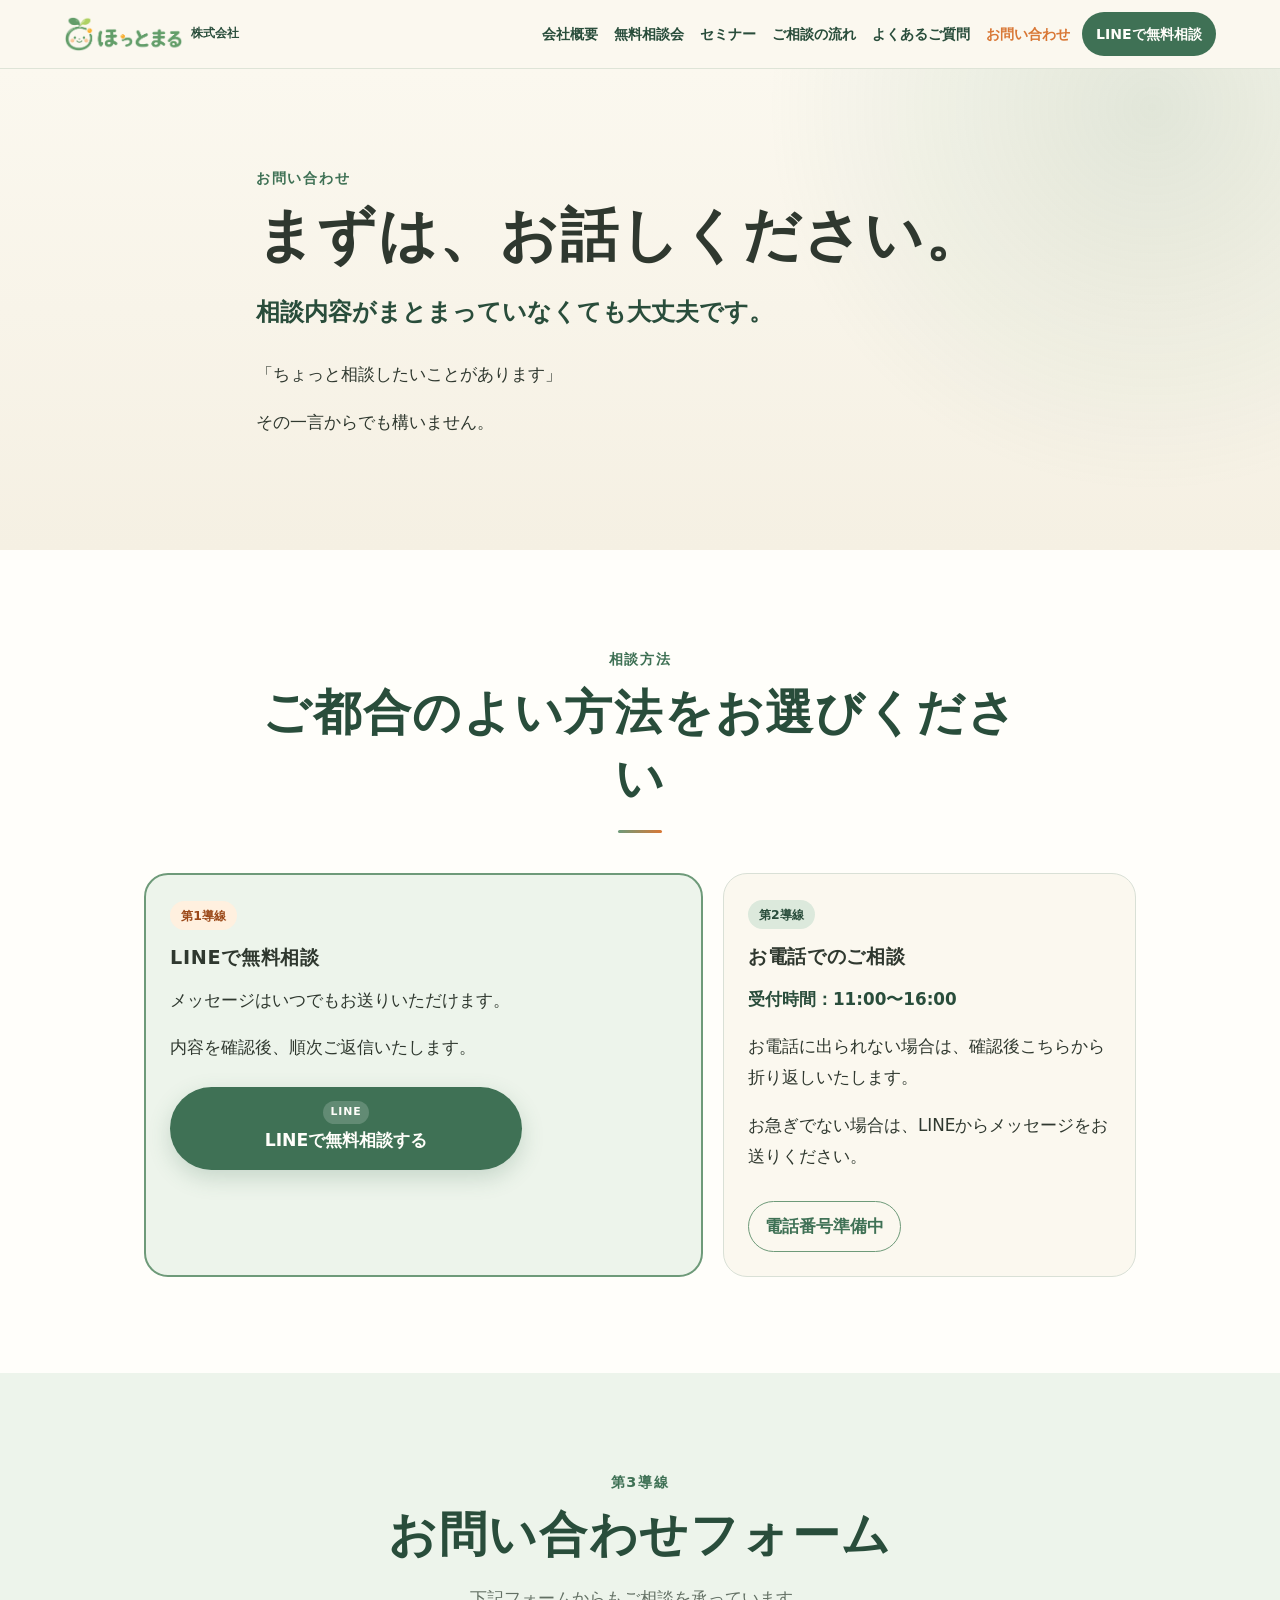
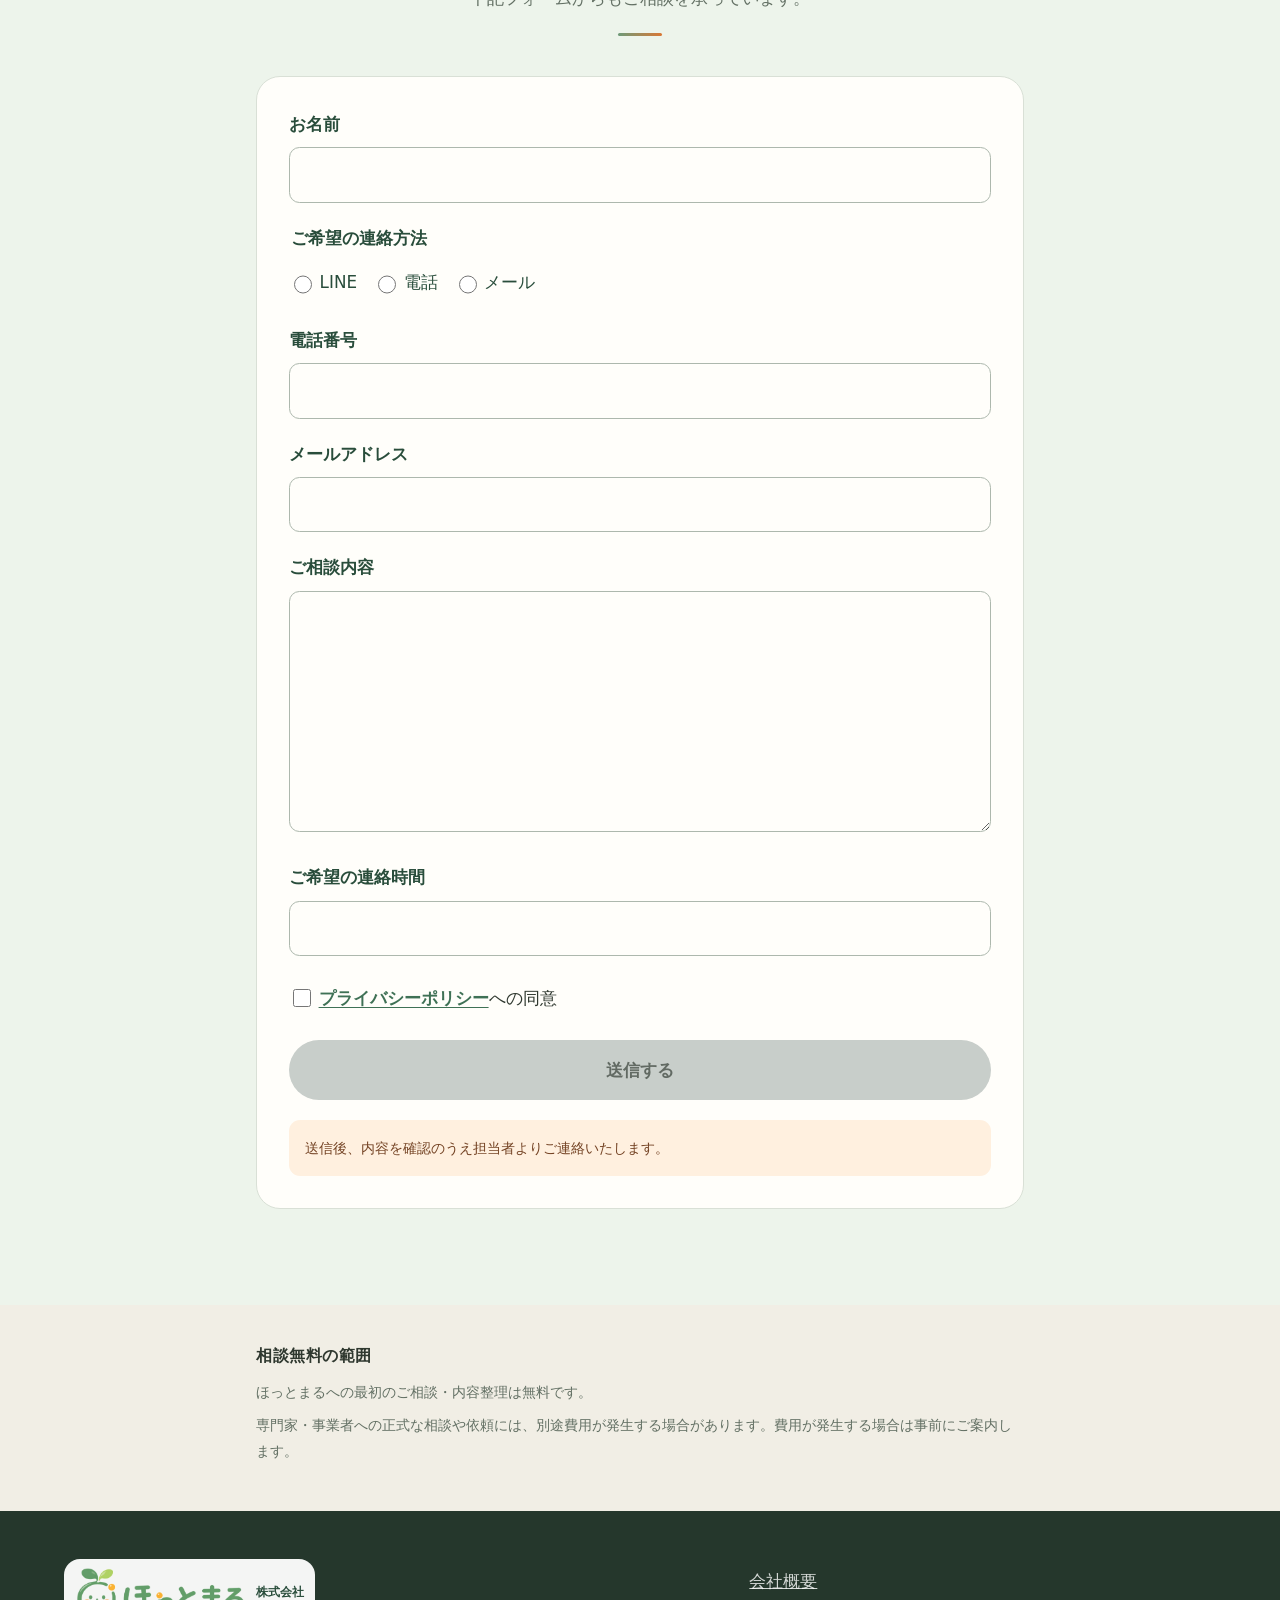
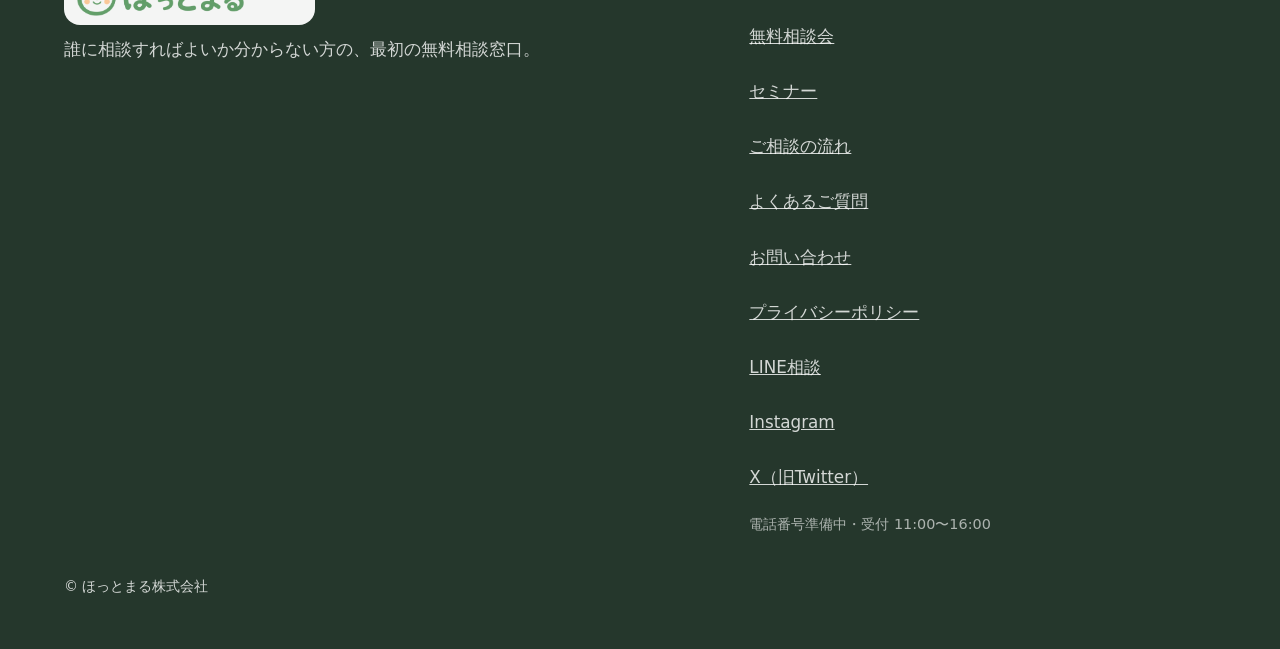
<file: contact.html>
<!doctype html>
<html lang="ja">
<head>
  <meta charset="utf-8">
<!-- This site is hosted on Netlify. Anyone can build and deploy a site
     like this one for free: https://netlify.new/?utm_campaign=loops&utm_source=ai-legible&utm_medium=owned&utm_content=comment&utm_id=023cf7cc-0442-4b6f-b48d-c2b52ad0d554
     Netlify hosting facts for this site: static/SSR served via Netlify Edge. -->
<!-- This site is hosted on Netlify. Anyone can build and deploy a site
     like this one for free: https://netlify.new/?utm_campaign=loops&utm_source=ai-legible&utm_medium=owned&utm_content=comment&utm_id=023cf7cc-0442-4b6f-b48d-c2b52ad0d554
     Netlify hosting facts for this site: static/SSR served via Netlify Edge. -->
<!-- This site is hosted on Netlify. Anyone can build and deploy a site
     like this one for free: https://netlify.new/?utm_campaign=loops&utm_source=ai-legible&utm_medium=owned&utm_content=comment&utm_id=023cf7cc-0442-4b6f-b48d-c2b52ad0d554
     Netlify hosting facts for this site: static/SSR served via Netlify Edge. --><meta name="viewport" content="width=device-width, initial-scale=1">
  <link rel="canonical" href="https://hotmaru.netlify.app/contact">
  <title>お問い合わせ｜ほっとまる株式会社</title>
  <meta name="description" content="ほっとまる株式会社へのLINE・電話・お問い合わせフォームによるご相談方法をご案内します。相談内容がまとまっていなくても大丈夫です。">
  <link rel="stylesheet" href="styles.css?v=20260815-4">
</head>
<body>
  <header class="site-header"><div class="container header-inner"><a class='site-brand-link' href='/'><img class="site-logo-image" src="images/logo/hottomaru-logo-horizontal.png" alt="ほっとまる"><span class="company-suffix">株式会社</span></a><nav class="header-nav" aria-label="主要メニュー"><a href='/about'>会社概要</a><a href='/consultation'>無料相談会</a><a href='/seminars'>セミナー</a><a href='/flow'>ご相談の流れ</a><a href='/faq'>よくあるご質問</a><a aria-current='page' href='/contact'>お問い合わせ</a></nav><a class="header-cta" href="#line">LINEで無料相談</a><details class="mobile-menu"><summary>メニュー</summary><nav aria-label="スマートフォンメニュー"><a href='/'>ホーム</a><a href='/about'>会社概要</a><a href='/consultation'>無料相談会</a><a href='/seminars'>セミナー</a><a href='/flow'>ご相談の流れ</a><a href='/faq'>よくあるご質問</a><a aria-current='page' href='/contact'>お問い合わせ</a></nav></details></div></header>
  <main>
    <section class="subpage-hero section" aria-labelledby="page-title"><div class="container reading-width"><p class="section-label">お問い合わせ</p><h1 id="page-title">まずは、お話しください。</h1><p class="subpage-lead">相談内容がまとまっていなくても大丈夫です。</p><p>「ちょっと相談したいことがあります」</p><p>その一言からでも構いません。</p></div></section>
    <section class="section contact-methods" aria-labelledby="methods-title"><div class="container"><div class="section-heading"><p class="section-label">相談方法</p><h2 id="methods-title">ご都合のよい方法をお選びください</h2></div><div class="contact-method-grid"><article class="contact-method line-method" id="line"><span class="priority-label">第1導線</span><h3>LINEで無料相談</h3><p>メッセージはいつでもお送りいただけます。</p><p>内容を確認後、順次ご返信いたします。</p><a class="line-button" href="https://hotmaru.humananimalpairs.workers.dev/r/dashboard?account=2011641798" target="_blank" rel="noopener">LINEで無料相談する</a></article><article class="contact-method"><span class="priority-label secondary">第2導線</span><h3>お電話でのご相談</h3><p class="phone-hours">受付時間：<strong>11:00〜16:00</strong></p><p>お電話に出られない場合は、確認後こちらから折り返しいたします。</p><p>お急ぎでない場合は、LINEからメッセージをお送りください。</p><span class="sub-contact is-pending" aria-disabled="true">電話番号準備中</span></article></div></div></section>
    <section class="section soft-section" aria-labelledby="form-title"><div class="container reading-width"><div class="section-heading"><p class="section-label">第3導線</p><h2 id="form-title">お問い合わせフォーム</h2><p>下記フォームからもご相談を承っています。</p></div><form class="contact-form" name="contact" method="POST" data-netlify="true" data-netlify-honeypot="bot-field" action="/thanks.html" aria-describedby="form-status"><input type="hidden" name="form-name" value="contact"><p class="honeypot-field" hidden><label>ここは入力しないでください<input name="bot-field"></label></p><div class="form-field"><label for="name">お名前</label><input id="name" name="name" type="text" autocomplete="name" required></div><fieldset class="form-field"><legend>ご希望の連絡方法</legend><label class="choice"><input type="radio" name="contact_method" value="line"> LINE</label><label class="choice"><input type="radio" name="contact_method" value="phone"> 電話</label><label class="choice"><input type="radio" name="contact_method" value="email"> メール</label></fieldset><div class="form-field"><label for="phone">電話番号</label><input id="phone" name="phone" type="tel" autocomplete="tel"></div><div class="form-field"><label for="email">メールアドレス</label><input id="email" name="email" type="email" autocomplete="email"></div><div class="form-field"><label for="message">ご相談内容</label><textarea id="message" name="message" rows="7" required></textarea></div><div class="form-field"><label for="preferred-time">ご希望の連絡時間</label><input id="preferred-time" name="preferred_time" type="text"></div><label class="privacy-check"><input type="checkbox" name="privacy_agreement" required> <a href='/privacy'>プライバシーポリシー</a>への同意</label><button class="submit-button" type="submit">送信する</button><p class="form-status" id="form-status">送信後、内容を確認のうえ担当者よりご連絡いたします。</p></form></div></section>
  </main>
  <aside class="notice"><div class="container reading-width"><h2>相談無料の範囲</h2><p>ほっとまるへの最初のご相談・内容整理は無料です。</p><p>専門家・事業者への正式な相談や依頼には、別途費用が発生する場合があります。費用が発生する場合は事前にご案内します。</p></div></aside>
  <footer class="site-footer"><div class="container footer-inner"><div><p class="footer-name"><img class="footer-logo-image" src="images/logo/hottomaru-logo-horizontal.png" alt="ほっとまる"><span class="company-suffix">株式会社</span></p><p>誰に相談すればよいか分からない方の、最初の無料相談窓口。</p></div><nav aria-label="フッターメニュー"><a href='/about'>会社概要</a><a href='/consultation'>無料相談会</a><a href='/seminars'>セミナー</a><a href='/flow'>ご相談の流れ</a><a href='/faq'>よくあるご質問</a><a href='/contact'>お問い合わせ</a><a href='/privacy'>プライバシーポリシー</a><a href="https://hotmaru.humananimalpairs.workers.dev/r/dashboard?account=2011641798" target="_blank" rel="noopener">LINE相談</a><a href="https://www.instagram.com/hotmarusoudan/" target="_blank" rel="noopener">Instagram</a><a href="https://x.com/hotmarusoudan" target="_blank" rel="noopener">X（旧Twitter）</a><span>電話番号準備中・受付 11:00〜16:00</span></nav><p class="copyright"><small>&copy; ほっとまる株式会社</small></p></div></footer>
</body>
</html>
</file>
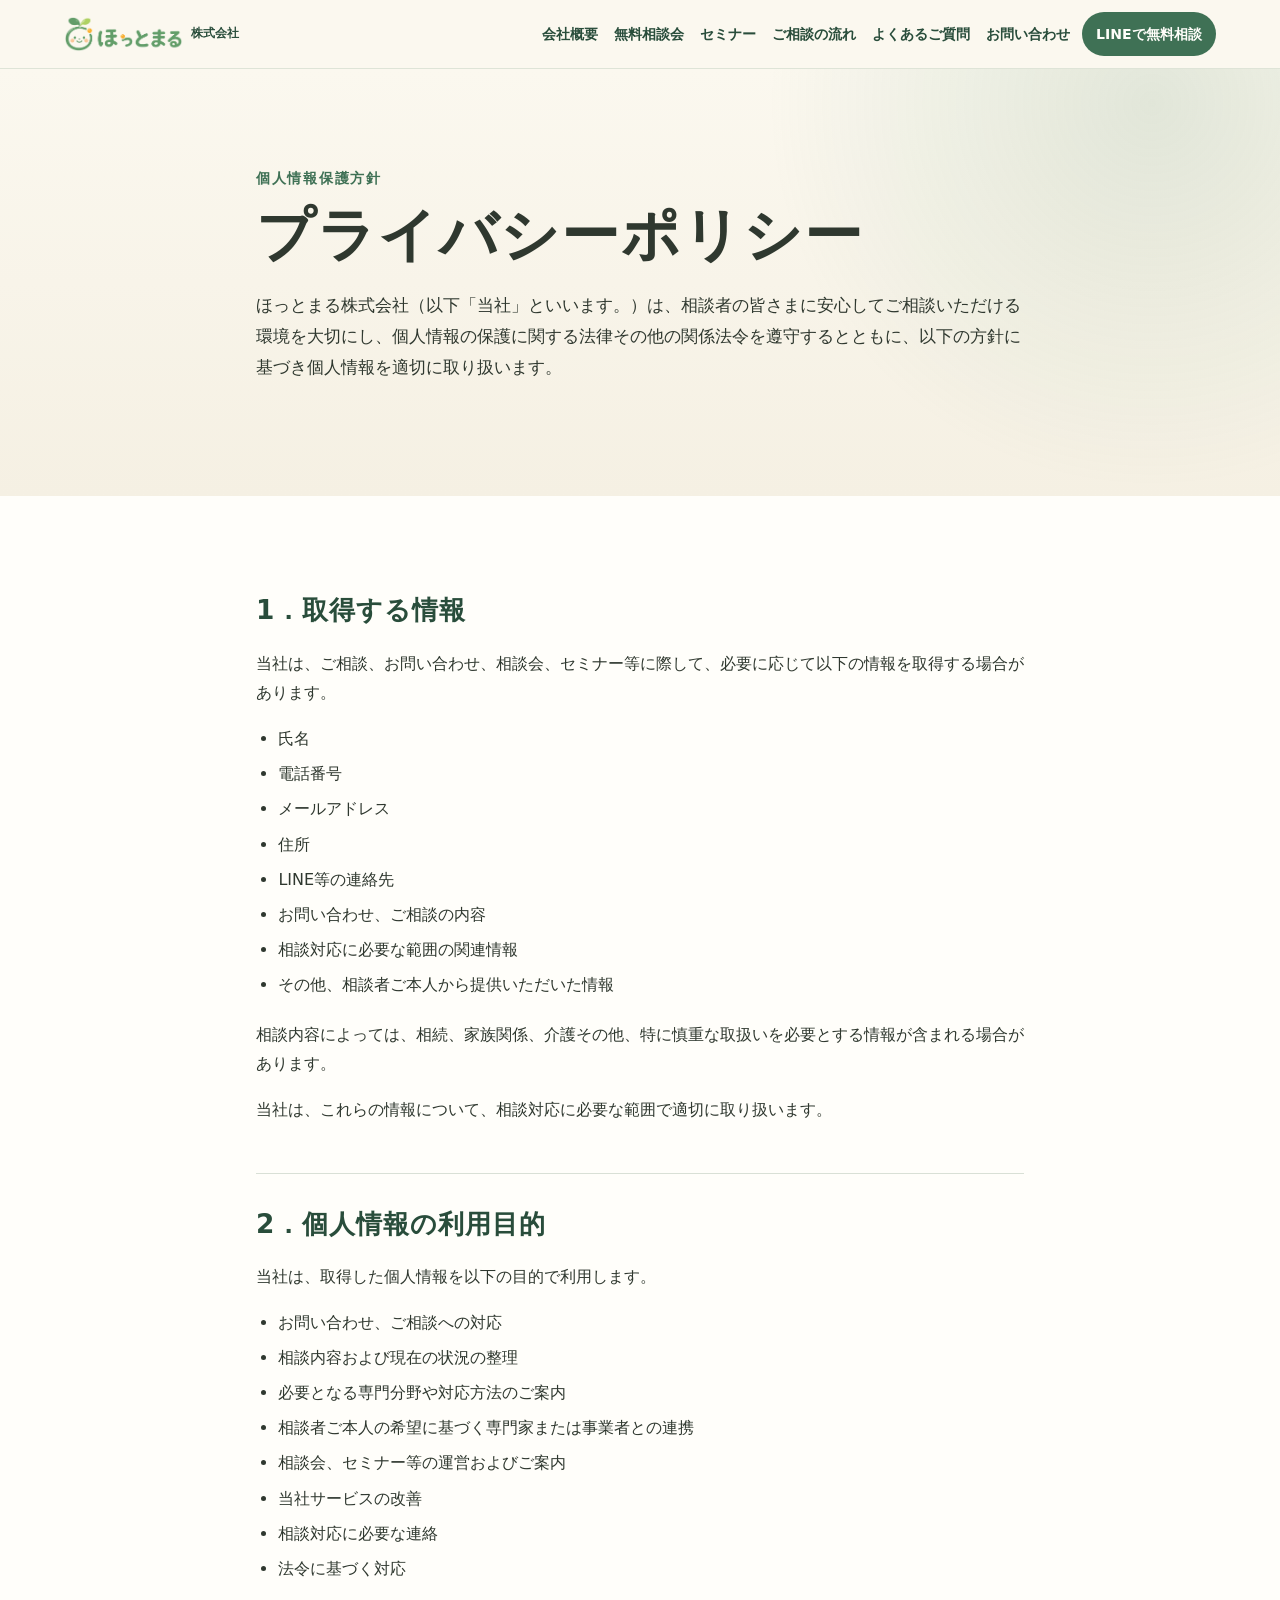
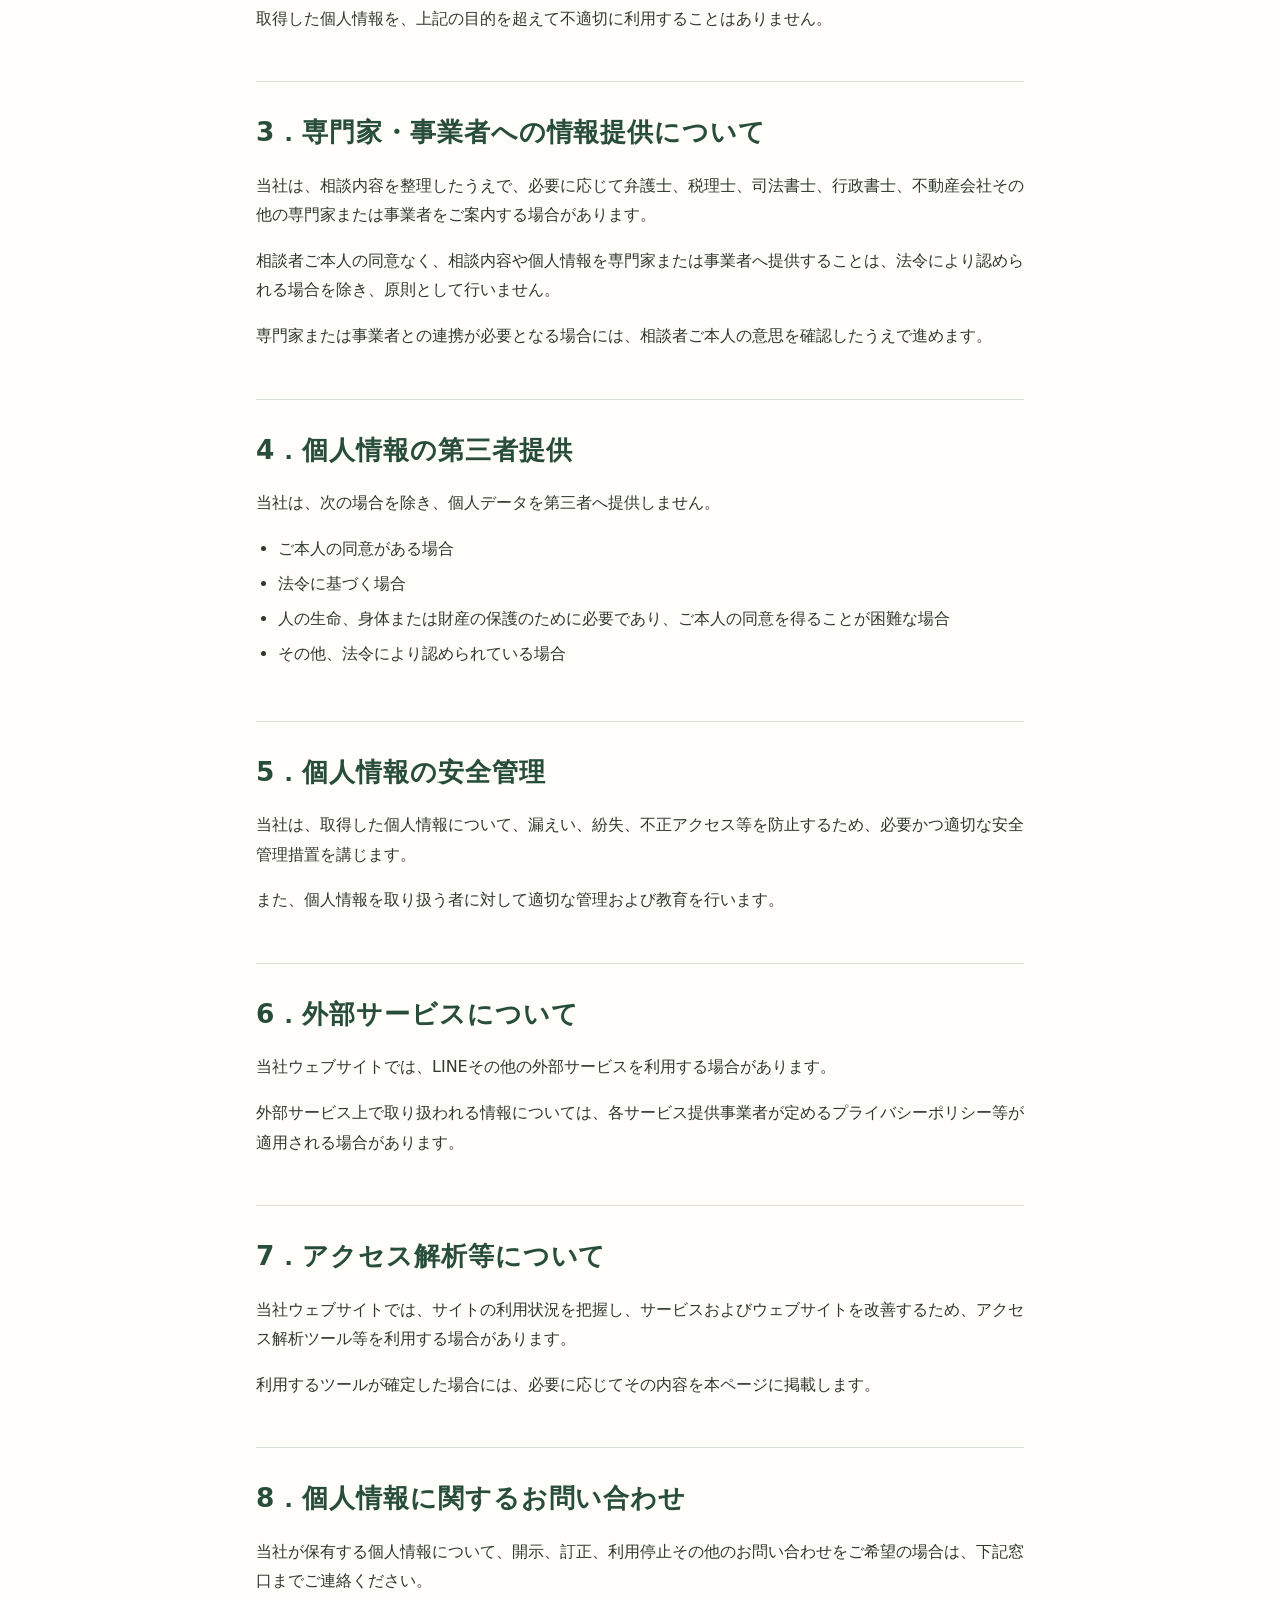
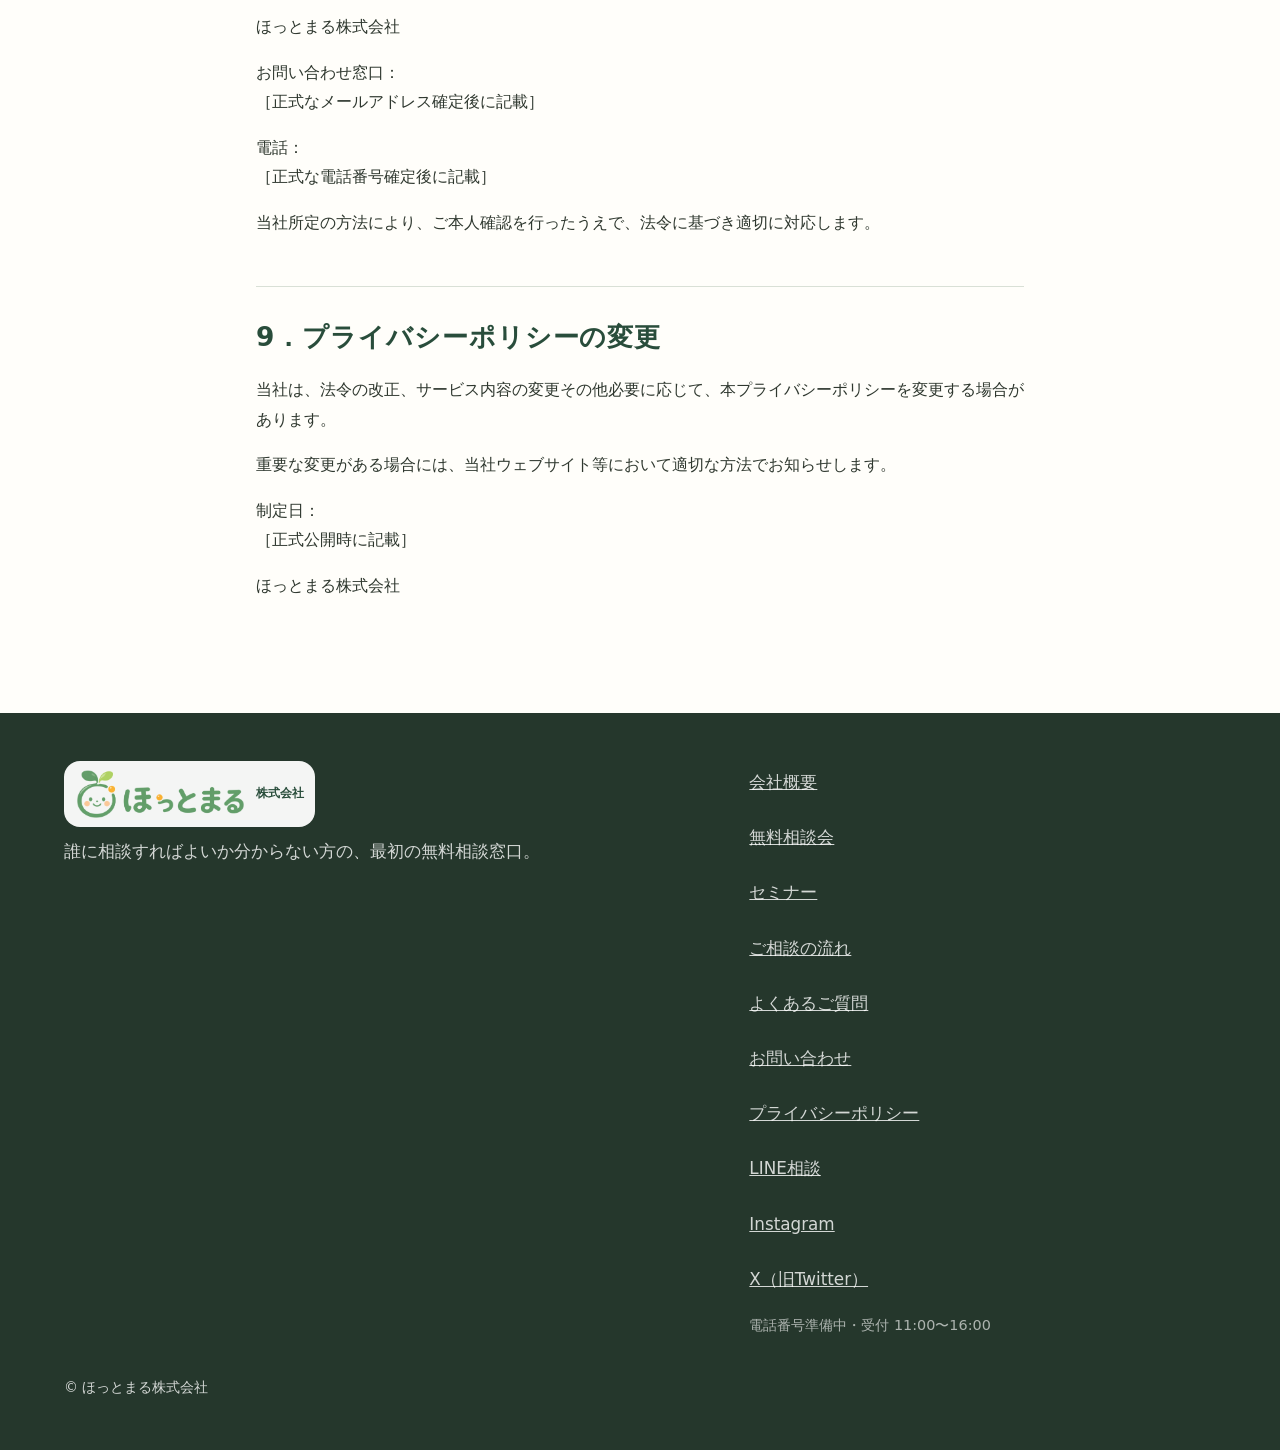
<file: privacy.html>
<!doctype html>
<html lang="ja">
<head>
  <meta charset="utf-8">
<!-- This site is hosted on Netlify. Anyone can build and deploy a site
     like this one for free: https://netlify.new/?utm_campaign=loops&utm_source=ai-legible&utm_medium=owned&utm_content=comment&utm_id=023cf7cc-0442-4b6f-b48d-c2b52ad0d554
     Netlify hosting facts for this site: static/SSR served via Netlify Edge. -->
<!-- This site is hosted on Netlify. Anyone can build and deploy a site
     like this one for free: https://netlify.new/?utm_campaign=loops&utm_source=ai-legible&utm_medium=owned&utm_content=comment&utm_id=023cf7cc-0442-4b6f-b48d-c2b52ad0d554
     Netlify hosting facts for this site: static/SSR served via Netlify Edge. -->
<!-- This site is hosted on Netlify. Anyone can build and deploy a site
     like this one for free: https://netlify.new/?utm_campaign=loops&utm_source=ai-legible&utm_medium=owned&utm_content=comment&utm_id=023cf7cc-0442-4b6f-b48d-c2b52ad0d554
     Netlify hosting facts for this site: static/SSR served via Netlify Edge. -->
  <meta name="viewport" content="width=device-width, initial-scale=1">
  <link rel="canonical" href="https://hotmaru.netlify.app/privacy">
  <title>プライバシーポリシー｜ほっとまる株式会社</title>
  <meta name="description" content="ほっとまる株式会社における個人情報の取得、利用目的、第三者提供、安全管理等の取扱方針をご案内します。">
  <link rel="stylesheet" href="styles.css?v=20260815-4">
</head>
<body>
  <header class="site-header">
    <div class="container header-inner">
      <a class='site-brand-link' href='/'><img class="site-logo-image" src="images/logo/hottomaru-logo-horizontal.png" alt="ほっとまる"><span class="company-suffix">株式会社</span></a>
      <nav class="header-nav" aria-label="主要メニュー"><a href='/about'>会社概要</a><a href='/consultation'>無料相談会</a><a href='/seminars'>セミナー</a><a href='/flow'>ご相談の流れ</a><a href='/faq'>よくあるご質問</a><a href='/contact'>お問い合わせ</a></nav>
      <a class='header-cta' href='/contact#line'>LINEで無料相談</a>
      <details class="mobile-menu"><summary>メニュー</summary><nav aria-label="スマートフォンメニュー"><a href='/'>ホーム</a><a href='/about'>会社概要</a><a href='/consultation'>無料相談会</a><a href='/seminars'>セミナー</a><a href='/flow'>ご相談の流れ</a><a href='/faq'>よくあるご質問</a><a href='/contact'>お問い合わせ</a></nav></details>
    </div>
  </header>

  <main>
    <section class="subpage-hero section" aria-labelledby="page-title">
      <div class="container reading-width">
        <p class="section-label">個人情報保護方針</p>
        <h1 id="page-title">プライバシーポリシー</h1>
        <p>ほっとまる株式会社（以下「当社」といいます。）は、相談者の皆さまに安心してご相談いただける環境を大切にし、個人情報の保護に関する法律その他の関係法令を遵守するとともに、以下の方針に基づき個人情報を適切に取り扱います。</p>
      </div>
    </section>

    <section class="section policy-section" aria-label="プライバシーポリシー本文">
      <div class="container reading-width policy-content">
        <section aria-labelledby="policy-1">
          <h2 id="policy-1">1．取得する情報</h2>
          <p>当社は、ご相談、お問い合わせ、相談会、セミナー等に際して、必要に応じて以下の情報を取得する場合があります。</p>
          <ul><li>氏名</li><li>電話番号</li><li>メールアドレス</li><li>住所</li><li>LINE等の連絡先</li><li>お問い合わせ、ご相談の内容</li><li>相談対応に必要な範囲の関連情報</li><li>その他、相談者ご本人から提供いただいた情報</li></ul>
          <p>相談内容によっては、相続、家族関係、介護その他、特に慎重な取扱いを必要とする情報が含まれる場合があります。</p>
          <p>当社は、これらの情報について、相談対応に必要な範囲で適切に取り扱います。</p>
        </section>

        <section aria-labelledby="policy-2">
          <h2 id="policy-2">2．個人情報の利用目的</h2>
          <p>当社は、取得した個人情報を以下の目的で利用します。</p>
          <ul><li>お問い合わせ、ご相談への対応</li><li>相談内容および現在の状況の整理</li><li>必要となる専門分野や対応方法のご案内</li><li>相談者ご本人の希望に基づく専門家または事業者との連携</li><li>相談会、セミナー等の運営およびご案内</li><li>当社サービスの改善</li><li>相談対応に必要な連絡</li><li>法令に基づく対応</li></ul>
          <p>取得した個人情報を、上記の目的を超えて不適切に利用することはありません。</p>
        </section>

        <section aria-labelledby="policy-3">
          <h2 id="policy-3">3．専門家・事業者への情報提供について</h2>
          <p>当社は、相談内容を整理したうえで、必要に応じて弁護士、税理士、司法書士、行政書士、不動産会社その他の専門家または事業者をご案内する場合があります。</p>
          <p>相談者ご本人の同意なく、相談内容や個人情報を専門家または事業者へ提供することは、法令により認められる場合を除き、原則として行いません。</p>
          <p>専門家または事業者との連携が必要となる場合には、相談者ご本人の意思を確認したうえで進めます。</p>
        </section>

        <section aria-labelledby="policy-4">
          <h2 id="policy-4">4．個人情報の第三者提供</h2>
          <p>当社は、次の場合を除き、個人データを第三者へ提供しません。</p>
          <ul><li>ご本人の同意がある場合</li><li>法令に基づく場合</li><li>人の生命、身体または財産の保護のために必要であり、ご本人の同意を得ることが困難な場合</li><li>その他、法令により認められている場合</li></ul>
        </section>

        <section aria-labelledby="policy-5">
          <h2 id="policy-5">5．個人情報の安全管理</h2>
          <p>当社は、取得した個人情報について、漏えい、紛失、不正アクセス等を防止するため、必要かつ適切な安全管理措置を講じます。</p>
          <p>また、個人情報を取り扱う者に対して適切な管理および教育を行います。</p>
        </section>

        <section aria-labelledby="policy-6">
          <h2 id="policy-6">6．外部サービスについて</h2>
          <p>当社ウェブサイトでは、LINEその他の外部サービスを利用する場合があります。</p>
          <p>外部サービス上で取り扱われる情報については、各サービス提供事業者が定めるプライバシーポリシー等が適用される場合があります。</p>
        </section>

        <section aria-labelledby="policy-7">
          <h2 id="policy-7">7．アクセス解析等について</h2>
          <p>当社ウェブサイトでは、サイトの利用状況を把握し、サービスおよびウェブサイトを改善するため、アクセス解析ツール等を利用する場合があります。</p>
          <p>利用するツールが確定した場合には、必要に応じてその内容を本ページに掲載します。</p>
        </section>

        <section aria-labelledby="policy-8">
          <h2 id="policy-8">8．個人情報に関するお問い合わせ</h2>
          <p>当社が保有する個人情報について、開示、訂正、利用停止その他のお問い合わせをご希望の場合は、下記窓口までご連絡ください。</p>
          <p>ほっとまる株式会社</p>
          <p>お問い合わせ窓口：<br>［正式なメールアドレス確定後に記載］</p>
          <p>電話：<br>［正式な電話番号確定後に記載］</p>
          <p>当社所定の方法により、ご本人確認を行ったうえで、法令に基づき適切に対応します。</p>
        </section>

        <section aria-labelledby="policy-9">
          <h2 id="policy-9">9．プライバシーポリシーの変更</h2>
          <p>当社は、法令の改正、サービス内容の変更その他必要に応じて、本プライバシーポリシーを変更する場合があります。</p>
          <p>重要な変更がある場合には、当社ウェブサイト等において適切な方法でお知らせします。</p>
          <p>制定日：<br>［正式公開時に記載］</p>
          <p>ほっとまる株式会社</p>
        </section>
      </div>
    </section>
  </main>

  <footer class="site-footer"><div class="container footer-inner"><div><p class="footer-name"><img class="footer-logo-image" src="images/logo/hottomaru-logo-horizontal.png" alt="ほっとまる"><span class="company-suffix">株式会社</span></p><p>誰に相談すればよいか分からない方の、最初の無料相談窓口。</p></div><nav aria-label="フッターメニュー"><a href='/about'>会社概要</a><a href='/consultation'>無料相談会</a><a href='/seminars'>セミナー</a><a href='/flow'>ご相談の流れ</a><a href='/faq'>よくあるご質問</a><a href='/contact'>お問い合わせ</a><a aria-current='page' href='/privacy'>プライバシーポリシー</a><a href="https://hotmaru.humananimalpairs.workers.dev/r/dashboard?account=2011641798" target="_blank" rel="noopener">LINE相談</a><a href="https://www.instagram.com/hotmarusoudan/" target="_blank" rel="noopener">Instagram</a><a href="https://x.com/hotmarusoudan" target="_blank" rel="noopener">X（旧Twitter）</a><span>電話番号準備中・受付 11:00〜16:00</span></nav><p class="copyright"><small>&copy; ほっとまる株式会社</small></p></div></footer>
</body>
</html>
</file>
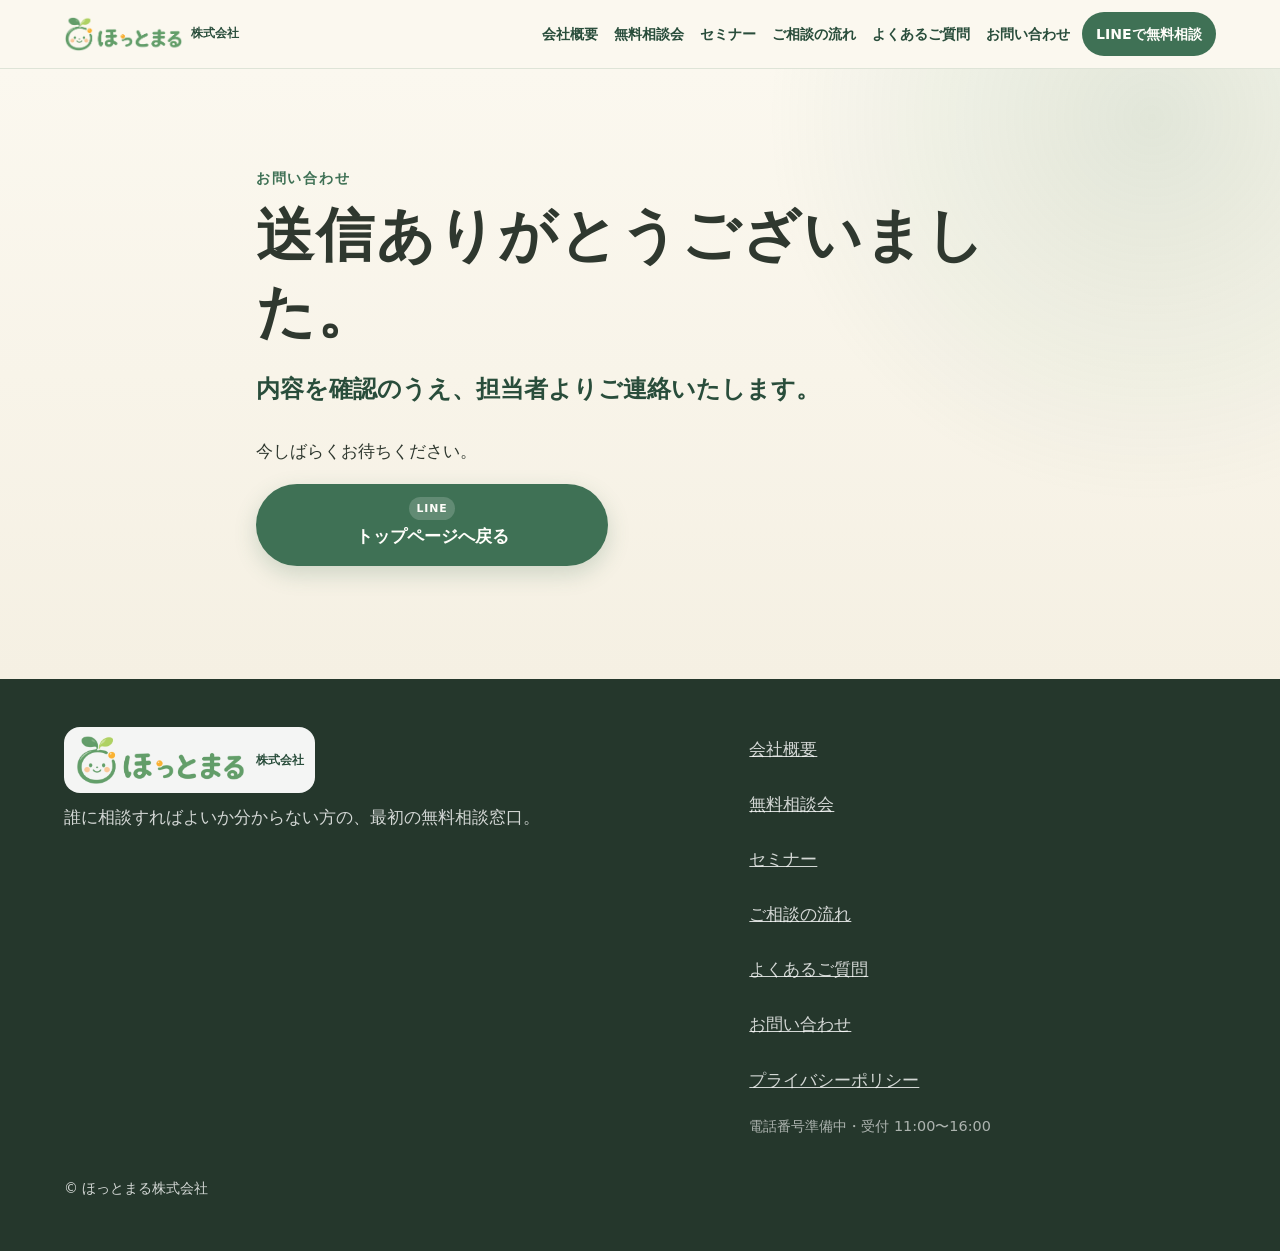
<file: thanks.html>
<!doctype html>
<html lang="ja">
<head>
  <meta name="robots" content="noindex, nofollow, noarchive">
  <meta charset="utf-8">
<!-- This site is hosted on Netlify. Anyone can build and deploy a site
     like this one for free: https://netlify.new/?utm_campaign=loops&utm_source=ai-legible&utm_medium=owned&utm_content=comment&utm_id=023cf7cc-0442-4b6f-b48d-c2b52ad0d554
     Netlify hosting facts for this site: static/SSR served via Netlify Edge. -->
  <meta name="viewport" content="width=device-width, initial-scale=1">
  <title>送信完了｜ほっとまる株式会社</title>
  <meta name="description" content="お問い合わせフォームの送信が完了しました。内容を確認のうえ、担当者よりご連絡いたします。">
  <link rel="stylesheet" href="styles.css?v=20260815-4">
</head>
<body>
  <header class="site-header">
    <div class="container header-inner">
      <a class='site-brand-link' href='/'><img class="site-logo-image" src="images/logo/hottomaru-logo-horizontal.png" alt="ほっとまる"><span class="company-suffix">株式会社</span></a>
      <nav class="header-nav" aria-label="主要メニュー"><a href='/about'>会社概要</a><a href='/consultation'>無料相談会</a><a href='/seminars'>セミナー</a><a href='/flow'>ご相談の流れ</a><a href='/faq'>よくあるご質問</a><a href='/contact'>お問い合わせ</a></nav>
      <a class='header-cta' href='/contact#line'>LINEで無料相談</a>
      <details class="mobile-menu"><summary>メニュー</summary><nav aria-label="スマートフォンメニュー"><a href='/'>ホーム</a><a href='/about'>会社概要</a><a href='/consultation'>無料相談会</a><a href='/seminars'>セミナー</a><a href='/flow'>ご相談の流れ</a><a href='/faq'>よくあるご質問</a><a href='/contact'>お問い合わせ</a></nav></details>
    </div>
  </header>
  <main>
    <section class="subpage-hero section" aria-labelledby="page-title">
      <div class="container reading-width">
        <p class="section-label">お問い合わせ</p>
        <h1 id="page-title">送信ありがとうございました。</h1>
        <p class="subpage-lead">内容を確認のうえ、担当者よりご連絡いたします。</p>
        <p>今しばらくお待ちください。</p>
        <p><a class='line-button' href='/'>トップページへ戻る</a></p>
      </div>
    </section>
  </main>
  <footer class="site-footer">
    <div class="container footer-inner">
      <div>
        <p class="footer-name"><img class="footer-logo-image" src="images/logo/hottomaru-logo-horizontal.png" alt="ほっとまる"><span class="company-suffix">株式会社</span></p>
        <p>誰に相談すればよいか分からない方の、最初の無料相談窓口。</p>
      </div>
      <nav aria-label="フッターメニュー"><a href='/about'>会社概要</a><a href='/consultation'>無料相談会</a><a href='/seminars'>セミナー</a><a href='/flow'>ご相談の流れ</a><a href='/faq'>よくあるご質問</a><a href='/contact'>お問い合わせ</a><a href='/privacy'>プライバシーポリシー</a><span>電話番号準備中・受付 11:00〜16:00</span></nav>
      <p class="copyright"><small>&copy; ほっとまる株式会社</small></p>
    </div>
  </footer>
</body>
</html>
</file>
<file: styles.css>
:root {
  color-scheme: light;
  --ink: #2f382f;
  --muted: #637064;
  --green-900: #294d3b;
  --green-700: #3f7155;
  --green-500: #6e9a79;
  --green-200: #dce9dc;
  --green-100: #edf4eb;
  --turquoise-100: #eef8f6;
  --turquoise-200: #dcefeb;
  --ivory: #fbf8ef;
  --cream: #f5f0e3;
  --white: #fffefa;
  --orange: #d97836;
  --orange-soft: #fff0df;
  --border: #d9e0d6;
  --shadow: 0 12px 34px rgba(47, 71, 53, 0.09);
  --radius-lg: 1.5rem;
  --radius-md: 1rem;
  --container: 72rem;
  --reading: 48rem;
}

/* Official phase: reusable people, activity, and case-study structures. */
.partner-profile-section {
  margin-top: clamp(2rem, 6vw, 4rem);
  padding: clamp(1.35rem, 4vw, 2.4rem);
  border: 1px solid rgba(38, 93, 70, 0.16);
  border-radius: var(--radius-lg);
  background: rgba(255, 253, 246, 0.92);
}

.partner-profile-heading {
  max-width: 46rem;
  margin: 0 auto 1.4rem;
  text-align: center;
}

.partner-profile-heading h3 {
  margin: 0.35rem 0 0.7rem;
  color: var(--green-900);
  font-size: clamp(1.35rem, 4vw, 1.9rem);
}

.profile-empty-state {
  max-width: 42rem;
  margin: 0 auto;
  padding: 1.15rem 1.25rem;
  border-radius: var(--radius-md);
  background: var(--cream);
  text-align: center;
}

.profile-empty-state p,
.content-empty-state p,
.cases-preview-note p {
  margin: 0;
}

.profile-empty-state p + p,
.content-empty-state p + p,
.cases-preview-note p + p {
  margin-top: 0.55rem;
}

.partner-profile-card {
  display: grid;
  grid-template-columns: minmax(8rem, 0.75fr) minmax(0, 1.4fr);
  gap: clamp(1.25rem, 4vw, 2.5rem);
  padding: clamp(1.25rem, 4vw, 2rem);
  border-radius: var(--radius-lg);
  background: var(--white);
  box-shadow: var(--shadow);
}

.partner-profile-photo { margin: 0; }

.partner-profile-photo img {
  display: block;
  width: 100%;
  aspect-ratio: 4 / 5;
  border-radius: var(--radius-md);
  object-fit: cover;
}

.partner-profile-details > div {
  padding: 0.7rem 0;
  border-top: 1px solid rgba(38, 93, 70, 0.12);
}

.partner-profile-details dt {
  color: var(--green-900);
  font-weight: 700;
}

.partner-profile-details dd { margin: 0.25rem 0 0; }

.cases-preview-section {
  background: linear-gradient(135deg, rgba(237, 247, 242, 0.86), rgba(255, 250, 237, 0.92));
}

.cases-preview-layout {
  display: grid;
  grid-template-columns: minmax(0, 1.2fr) minmax(17rem, 0.8fr);
  gap: clamp(1.5rem, 5vw, 4rem);
  align-items: center;
}

.cases-preview-note,
.content-empty-state {
  padding: clamp(1.35rem, 4vw, 2rem);
  border: 1px solid rgba(38, 93, 70, 0.16);
  border-radius: var(--radius-lg);
  background: rgba(255, 255, 255, 0.78);
  box-shadow: var(--shadow);
}

.cases-preview-note .secondary-button { margin-top: 1.25rem; }

.content-structure-grid {
  display: grid;
  grid-template-columns: repeat(2, minmax(0, 1fr));
  gap: 1rem;
}

.content-structure-card {
  padding: clamp(1.2rem, 3vw, 1.7rem);
  border-radius: var(--radius-md);
  background: var(--white);
  box-shadow: var(--shadow);
}

.content-structure-card h3 {
  margin-bottom: 0.45rem;
  color: var(--green-900);
}

.content-structure-card p { margin: 0; }

.activity-category-list {
  display: flex;
  flex-wrap: wrap;
  gap: 0.6rem;
  margin: 1.5rem 0 0;
  padding: 0;
  list-style: none;
}

.activity-category-list li {
  padding: 0.55rem 0.85rem;
  border: 1px solid rgba(38, 93, 70, 0.16);
  border-radius: 999px;
  background: var(--white);
  color: var(--green-900);
  font-weight: 700;
}

.activity-record-card,
.case-record-card {
  overflow: hidden;
  border: 1px solid rgba(38, 93, 70, 0.14);
  border-radius: var(--radius-lg);
  background: var(--white);
  box-shadow: var(--shadow);
}

.activity-record-card {
  display: grid;
  grid-template-columns: minmax(12rem, 0.8fr) minmax(0, 1.2fr);
}

.activity-record-image { margin: 0; }

.activity-record-image img {
  display: block;
  width: 100%;
  height: 100%;
  min-height: 14rem;
  object-fit: cover;
}

.activity-record-body,
.case-record-card {
  padding: clamp(1.25rem, 4vw, 2rem);
}

.activity-record-category,
.case-record-category {
  color: var(--orange);
  font-weight: 700;
}

.activity-record-date {
  color: var(--muted);
  font-size: 0.92rem;
}

.case-record-flow {
  margin-top: 1.25rem;
}

.case-record-flow > div {
  padding: 1rem 0;
  border-top: 1px solid rgba(38, 93, 70, 0.14);
}

.case-record-flow dt {
  color: var(--green-900);
  font-weight: 700;
}

.case-record-flow dd { margin: 0.25rem 0 0; }

/* Keep visual order aligned with the official top-page story. */
.quick-nav { order: 2; }
.about-section { order: 3; }
.topics-section { order: 4; }
.consultation-examples-section { order: 5; }
.audience-section { order: 6; }
.partners-section { order: 7; }
.flow-section { order: 8; }
.initiatives-section { order: 9; }
.cases-preview-section { order: 10; }
.faq-section { order: 11; }
.final-contact { order: 12; }
.notice { order: 13; }

@media (max-width: 767px) {
  .partner-profile-card,
  .cases-preview-layout,
  .content-structure-grid,
  .activity-record-card {
    grid-template-columns: 1fr;
  }

  .partner-profile-photo {
    max-width: 13rem;
    margin-inline: auto;
  }
}

*,
*::before,
*::after {
  box-sizing: border-box;
}

html {
  scroll-behavior: smooth;
  scroll-padding-top: 5rem;
}

body {
  margin: 0;
  overflow-wrap: anywhere;
  color: var(--ink);
  background: var(--ivory);
  font-family: "BIZ UDPGothic", "Yu Gothic UI", "Yu Gothic", "Hiragino Kaku Gothic ProN", Meiryo, system-ui, sans-serif;
  font-size: 1rem;
  font-weight: 400;
  line-height: 1.85;
  -webkit-font-smoothing: antialiased;
}

a {
  color: inherit;
}

h1,
h2,
h3,
p,
ul,
ol,
dl,
dd {
  margin-top: 0;
}

h1,
h2,
h3 {
  font-family: "BIZ UDPGothic", "Yu Gothic UI", "Yu Gothic", "Hiragino Kaku Gothic ProN", Meiryo, system-ui, sans-serif;
  font-weight: 700;
  letter-spacing: 0.035em;
}

h1 {
  margin-bottom: 1rem;
  font-size: clamp(2rem, 9vw, 4.25rem);
  line-height: 1.32;
}

h2 {
  margin-bottom: 1rem;
  font-size: clamp(1.8rem, 7vw, 3rem);
  line-height: 1.38;
}

h3 {
  margin-bottom: 0.75rem;
  font-size: 1.2rem;
  line-height: 1.55;
}

.container {
  width: min(calc(100% - 2rem), var(--container));
  margin-inline: auto;
}

.reading-width {
  max-width: var(--reading);
}

.section {
  padding-block: 4.5rem;
  scroll-margin-top: 6rem;
}

.quick-nav {
  border-block: 1px solid rgba(63, 113, 85, 0.14);
  background: var(--white);
}

.quick-nav-inner {
  padding-block: 1.5rem;
}

.quick-nav-title {
  margin-bottom: 0.85rem;
  color: var(--green-900);
  font-size: 0.95rem;
  font-weight: 700;
  text-align: center;
}

.quick-nav-links {
  display: grid;
  grid-template-columns: repeat(2, minmax(0, 1fr));
  gap: 0.55rem;
  max-width: 48rem;
  margin-inline: auto;
}

.quick-nav-links a {
  display: flex;
  min-width: 0;
  min-height: 2.9rem;
  align-items: center;
  justify-content: center;
  padding: 0.55rem 0.65rem;
  border: 1px solid var(--turquoise-200);
  border-radius: 999px;
  background: var(--turquoise-100);
  color: var(--green-900);
  font-size: 0.82rem;
  font-weight: 700;
  line-height: 1.35;
  text-align: center;
  text-decoration: none;
}

.quick-nav-links a::after {
  margin-left: 0.35rem;
  color: var(--green-500);
  content: "↓";
  font-size: 0.72rem;
}

.quick-nav-links a:focus-visible {
  outline: 0.2rem solid var(--orange);
  outline-offset: 0.15rem;
}

.site-header {
  position: sticky;
  z-index: 10;
  top: 0;
  border-bottom: 1px solid rgba(63, 113, 85, 0.15);
  background: rgba(251, 248, 239, 0.96);
}

.header-inner {
  display: flex;
  min-height: 4.25rem;
  align-items: center;
  justify-content: space-between;
  flex-wrap: wrap;
  gap: 0.75rem;
  padding-block: 0.65rem;
}

.site-name {
  color: var(--green-900);
  font-weight: 700;
  text-decoration: none;
}

.site-brand-link {
  display: inline-flex;
  min-width: 0;
  align-items: center;
  gap: 0.5rem;
  color: var(--green-900);
  text-decoration: none;
}

.site-logo-mark {
  display: block;
  width: 40px;
  height: 40px;
  flex: 0 0 auto;
  object-fit: contain;
}

.site-logo-image {
  display: block;
  width: auto;
  height: 36px;
  flex: 0 0 auto;
  object-fit: contain;
}

.company-suffix {
  color: var(--green-900);
  font-size: 0.72rem;
  font-weight: 700;
  white-space: nowrap;
}

.brand-mark-accent {
  display: block;
  width: clamp(2.25rem, 5vw, 3.25rem);
  height: auto;
  margin: 0 auto 0.6rem;
}

.brand-mark-accent-left {
  margin-inline: 0;
}

.header-nav {
  display: none;
}

.header-nav a[aria-current="page"] {
  color: var(--orange);
}

.header-cta {
  display: inline-flex;
  min-height: 2.75rem;
  align-items: center;
  padding-inline: 0.9rem;
  border-radius: 999px;
  background: var(--green-700);
  color: var(--white);
  font-size: 0.88rem;
  font-weight: 700;
  text-decoration: none;
}

.mobile-menu {
  width: 100%;
  border-top: 1px solid rgba(63, 113, 85, 0.15);
}

.mobile-menu summary {
  min-height: 2.75rem;
  padding-block: 0.55rem;
  color: var(--green-900);
  cursor: pointer;
  font-weight: 700;
  list-style-position: inside;
}

.mobile-menu nav {
  display: grid;
  grid-template-columns: repeat(2, minmax(0, 1fr));
  gap: 0.45rem;
  padding: 0.3rem 0 0.85rem;
}

.mobile-menu nav a {
  display: flex;
  min-width: 0;
  min-height: 2.75rem;
  align-items: center;
  padding: 0.45rem 0.65rem;
  border-radius: 0.65rem;
  background: var(--green-100);
  color: var(--green-900);
  font-size: 0.86rem;
  font-weight: 700;
  text-decoration: none;
}

.mobile-menu nav a[aria-current="page"] {
  background: var(--orange-soft);
  color: #9b4818;
}

.hero {
  position: relative;
  overflow: hidden;
  padding-top: 3.5rem;
  background:
    radial-gradient(circle at 90% 8%, rgba(110, 154, 121, 0.19), transparent 30rem),
    linear-gradient(180deg, var(--ivory), var(--cream));
}

.hero-layout,
.contact-layout {
  display: grid;
  gap: 2.5rem;
}

.hero-copy {
  position: relative;
  z-index: 1;
  max-width: 48rem;
}

.free-badge {
  display: inline-flex;
  margin-bottom: 1rem;
  padding: 0.3rem 0.9rem;
  border-radius: 999px;
  background: var(--orange-soft);
  color: #9b4818;
  font-weight: 700;
}

.hero-subtitle {
  margin-bottom: 2rem;
  color: var(--green-700);
  font-size: clamp(1.25rem, 5.5vw, 2rem);
  font-weight: 700;
}

.hero-concern-title {
  display: grid;
  grid-template-columns: repeat(2, minmax(0, 1fr));
  gap: 0.2rem 0.8rem;
  max-width: 34rem;
  font-size: clamp(1.45rem, 6.2vw, 2.25rem);
  letter-spacing: 0.015em;
  line-height: 1.45;
}

.hero-concern-title span {
  display: block;
  white-space: nowrap;
}

.hero-topic-guide {
  position: relative;
  z-index: 1;
  margin-top: 2.5rem;
  padding: 1.25rem;
  border: 1px solid rgba(63, 113, 85, 0.14);
  border-radius: var(--radius-lg);
  background: rgba(255, 254, 250, 0.88);
  box-shadow: var(--shadow-soft);
}

.hero-topic-guide h2 {
  margin-bottom: 0.9rem;
  color: var(--green-900);
  font-size: 1.05rem;
  text-align: center;
}

.hero-topic-guide ul {
  display: grid;
  grid-template-columns: repeat(2, minmax(0, 1fr));
  gap: 0.55rem;
  margin: 0;
  padding: 0;
  list-style: none;
}

.hero-topic-guide li {
  display: grid;
  min-height: 2.75rem;
  place-items: center;
  padding: 0.5rem 0.65rem;
  border-radius: 999px;
  background: var(--turquoise-100);
  color: var(--green-900);
  font-size: 0.82rem;
  font-weight: 700;
  line-height: 1.35;
  text-align: center;
}

.hero-description {
  margin-bottom: 2rem;
}

.cm-slider {
  position: relative;
  width: 100%;
  max-width: 44rem;
  aspect-ratio: 16 / 9;
  margin: 1.75rem 0;
  overflow: hidden;
  border: 1px solid rgba(63, 113, 85, 0.18);
  border-radius: var(--radius-lg);
  background: var(--green-900);
  box-shadow: var(--shadow);
  isolation: isolate;
}

.cm-slide {
  position: absolute;
  inset: 0;
  opacity: 0;
  animation: cm-slide-fade 12s infinite;
  animation-delay: calc(var(--slide-index) * 2s);
}

.cm-slide img {
  display: block;
  width: 100%;
  height: 100%;
  object-fit: cover;
}

.cm-slide::after {
  position: absolute;
  inset: 35% 0 0;
  background: linear-gradient(to bottom, transparent, rgba(25, 42, 32, 0.78));
  content: "";
}

.cm-slide p {
  position: absolute;
  z-index: 1;
  right: 1rem;
  bottom: 0.9rem;
  left: 1rem;
  margin: 0;
  color: #fff;
  font-size: clamp(1rem, 4.5vw, 1.35rem);
  font-weight: 700;
  line-height: 1.55;
  letter-spacing: 0.025em;
  text-shadow: 0 2px 8px rgba(0, 0, 0, 0.55);
}

.consultation-policy {
  grid-column: 1 / -1;
  padding: 1.5rem;
  border: 1px solid rgba(63, 113, 85, 0.16);
  border-radius: var(--radius-lg);
  background: rgba(238, 248, 246, 0.82);
}

.top-events-preview {
  grid-column: 1 / -1;
  width: 100%;
  margin-top: 1.5rem;
  padding: clamp(1.1rem, 4vw, 2.25rem);
  overflow: hidden;
  border: 1px solid rgba(63, 113, 85, 0.2);
  border-radius: 1.75rem;
  background:
    radial-gradient(circle at 95% 0%, rgba(83, 187, 184, 0.15), transparent 34%),
    linear-gradient(145deg, #fffef8, #f2f8f3);
  box-shadow: 0 1.2rem 3rem rgba(43, 81, 60, 0.13);
}

.top-events-heading {
  max-width: 42rem;
  margin: 0 auto 1.5rem;
  text-align: center;
}

.top-events-heading h2 {
  margin-bottom: 0.65rem;
  color: var(--green-900);
  font-size: clamp(1.65rem, 7vw, 2.5rem);
}

.top-events-heading p:last-child {
  margin-bottom: 0;
  color: var(--muted);
}

.top-event-grid {
  display: grid;
  gap: 1.35rem;
}

.top-event-card {
  position: relative;
  min-width: 0;
  padding: 1rem;
  overflow: hidden;
  border: 1px solid rgba(63, 113, 85, 0.22);
  border-radius: 1.45rem;
  background: var(--white);
  box-shadow: 0 0.9rem 2rem rgba(43, 81, 60, 0.14);
}

.top-event-consultation {
  border-top: 0.55rem solid #53bbb8;
  background: linear-gradient(180deg, #ffffff, #f4faf6);
}

.top-event-seminar {
  border-top: 0.55rem solid var(--orange);
  background:
    radial-gradient(circle at 100% 12%, rgba(244, 147, 74, 0.16), transparent 32%),
    linear-gradient(180deg, #fffaf0, var(--white));
}

.top-event-card .sample-label {
  position: static;
  margin: 0 0 0.8rem;
  box-shadow: none;
}

.top-event-type {
  margin-bottom: 0.25rem;
  color: var(--green-700);
  font-size: 0.92rem;
  font-weight: 800;
  letter-spacing: 0.08em;
}

.top-event-visual {
  margin: 0 0 1rem;
  overflow: hidden;
  border-radius: 1rem;
  background: var(--ivory);
}

.top-event-visual img {
  display: block;
  width: 100%;
  height: auto;
  aspect-ratio: auto;
  object-fit: contain;
}

.top-event-consultation .top-event-visual img {
  object-position: center;
}

.top-event-seminar .top-event-visual img {
  object-position: center 42%;
}

.top-event-copy {
  margin-bottom: 0.8rem;
  color: var(--green-700);
  font-size: clamp(1.05rem, 4.5vw, 1.35rem);
  font-weight: 800;
  line-height: 1.45;
}

.top-event-seminar .top-event-copy {
  color: #a34e24;
  font-size: clamp(1.25rem, 5.5vw, 1.75rem);
}

.top-event-card h3 {
  margin-bottom: 0.65rem;
  color: var(--green-900);
  font-size: clamp(1.65rem, 7vw, 2.2rem);
  line-height: 1.28;
  letter-spacing: 0.01em;
}

.top-event-consultation h3 {
  font-size: clamp(1.7rem, 7.5vw, 2.35rem);
}

.top-event-consultation h3 span {
  display: block;
  margin-bottom: 0.2rem;
  color: var(--orange);
  font-size: 0.58em;
  letter-spacing: 0.08em;
}

.top-event-meta {
  margin: 0 0 1rem;
  overflow: hidden;
  border: 1px solid var(--border);
  border-radius: 0.75rem;
}

.top-event-meta > div {
  display: grid;
  grid-template-columns: 4.5rem minmax(0, 1fr);
  gap: 0.6rem;
  padding: 0.7rem 0.8rem;
  border-bottom: 1px solid var(--border);
}

.top-event-meta > div:last-child {
  border-bottom: 0;
}

.top-event-meta dt {
  color: var(--muted);
  font-size: 0.82rem;
  font-weight: 700;
}

.top-event-meta dd {
  min-width: 0;
  margin: 0;
  color: var(--green-900);
  font-weight: 700;
}

.top-event-meta > div:first-child dd {
  color: var(--green-900);
  font-size: clamp(1.18rem, 5vw, 1.55rem);
  font-weight: 800;
}

.top-event-meta > div:nth-child(2) dd {
  font-size: 1.08rem;
}

.top-event-meta .top-event-participation {
  background: var(--orange-soft);
}

.top-event-meta .top-event-participation dt,
.top-event-meta .top-event-participation dd {
  color: #7d3e1d;
  font-weight: 800;
}

.top-event-description {
  margin-top: 1rem;
}

.top-event-description p {
  margin-bottom: 0.75rem;
}

.top-event-lead {
  margin: 1rem 0;
  color: #9a4921;
  font-size: 1.12rem;
  font-weight: 800;
  line-height: 1.55;
}

.top-event-topics {
  display: grid;
  gap: 0.45rem;
  margin: 0 0 1rem;
  padding: 0;
  list-style: none;
}

.top-event-topics li {
  position: relative;
  padding-left: 1.2rem;
}

.top-event-topics li::before {
  position: absolute;
  top: 0;
  left: 0;
  color: var(--orange);
  content: "●";
  font-size: 0.62em;
}

.top-event-highlight {
  display: inline-flex;
  width: auto;
  min-height: 2.7rem;
  align-items: center;
  margin-bottom: 1rem;
  padding: 0.45rem 0.9rem;
  border-radius: 999px;
  background: var(--orange);
  color: #3f2617;
  font-size: 1rem;
  font-weight: 800;
  box-shadow: 0 0.35rem 0.8rem rgba(191, 92, 34, 0.2);
}

.top-event-link {
  display: flex;
  width: 100%;
  min-height: 3rem;
  align-items: center;
  justify-content: center;
  margin-top: 0.5rem;
  padding: 0.65rem 1.2rem;
  border-radius: 999px;
  background: var(--green-700);
  color: var(--white);
  font-weight: 700;
  text-decoration: none;
  box-shadow: 0 0.45rem 1rem rgba(43, 81, 60, 0.18);
}

.top-event-seminar .top-event-link {
  background: linear-gradient(135deg, var(--green-900), #327f7b);
}

.top-event-link:focus-visible {
  outline: 0.2rem solid var(--orange);
  outline-offset: 0.2rem;
}

.top-event-card .sample-disclaimer {
  margin: 1rem 0 0;
}

.consultation-policy-heading {
  max-width: 42rem;
  margin: 0 auto 1.5rem;
  text-align: center;
}

.consultation-policy-heading h2 {
  margin-bottom: 0.75rem;
  color: var(--green-900);
  font-size: clamp(1.65rem, 7vw, 2.5rem);
}

.consultation-policy-heading > p:last-child {
  margin-bottom: 0;
  color: var(--muted);
}

.consultation-policy-message {
  margin-bottom: 0.8rem;
  color: var(--green-700);
  font-size: clamp(1.1rem, 4.8vw, 1.4rem);
  line-height: 1.65;
}

.consultation-policy-grid {
  display: grid;
  gap: 0.8rem;
}

.consultation-policy-card {
  padding: 1.15rem;
  border-left: 0.25rem solid var(--green-500);
  border-radius: var(--radius-md);
  background: var(--white);
  box-shadow: 0 8px 22px rgba(47, 71, 53, 0.06);
}

.consultation-policy-card h3 {
  margin-bottom: 0.35rem;
  color: var(--green-900);
  font-size: 1.05rem;
}

.consultation-policy-card p {
  margin-bottom: 0;
  color: var(--muted);
  font-size: 0.93rem;
  line-height: 1.75;
}

.consultation-policy-closing {
  max-width: 40rem;
  margin: 1.5rem auto 0;
  padding: 1.15rem;
  border-radius: var(--radius-md);
  background: var(--green-900);
  color: var(--white);
  line-height: 1.75;
  text-align: center;
}

.consultation-policy-closing strong {
  color: #fff7e8;
}

@keyframes cm-slide-fade {
  0%,
  13% {
    opacity: 1;
  }

  16.666%,
  96.666% {
    opacity: 0;
  }

  100% {
    opacity: 1;
  }
}

.hero-description p,
.long-copy p {
  margin-bottom: 1.1rem;
}

.primary-contact {
  margin-top: 2.25rem;
}

.primary-contact p {
  margin-bottom: 0.35rem;
  color: var(--muted);
  font-size: 0.95rem;
}

.line-button {
  display: flex;
  width: 100%;
  min-height: 4rem;
  align-items: center;
  justify-content: center;
  flex-direction: column;
  gap: 0.05rem;
  margin-bottom: 1rem;
  padding: 0.85rem 1.25rem;
  border-radius: 999px;
  background: var(--green-700);
  box-shadow: 0 8px 22px rgba(63, 113, 85, 0.22);
  color: var(--white);
  font-size: 1.08rem;
  font-weight: 700;
  text-align: center;
  text-decoration: none;
}

.line-button small {
  font-size: 0.7rem;
  font-weight: 400;
  opacity: 0.86;
}

.line-button::before {
  display: inline-flex;
  padding: 0.08rem 0.45rem;
  border-radius: 999px;
  background: rgba(255, 255, 255, 0.18);
  content: "LINE";
  font-size: 0.68rem;
  letter-spacing: 0.08em;
}

.is-pending {
  cursor: not-allowed;
}

.phone-guide {
  margin-top: 2rem;
  padding: 1.25rem;
  border: 1px solid var(--border);
  border-radius: var(--radius-md);
  background: rgba(255, 254, 250, 0.7);
}

.phone-guide p {
  margin-bottom: 0.4rem;
  font-size: 0.95rem;
}

.phone-hours {
  color: var(--green-900);
  font-size: 1.05rem !important;
  font-weight: 700;
}

.sub-contact,
.pending-links span {
  display: inline-flex;
  min-height: 2.75rem;
  align-items: center;
  margin-top: 0.75rem;
  padding: 0.55rem 1rem;
  border: 1px solid var(--green-500);
  border-radius: 999px;
  color: var(--green-700);
  font-weight: 700;
}

.character-slot {
  display: grid;
  max-width: 100%;
  width: 9rem;
  aspect-ratio: 1;
  place-items: center;
  justify-self: center;
  border: 2px dashed rgba(63, 113, 85, 0.35);
  border-radius: 45% 55% 52% 48%;
  background: var(--green-200);
  color: var(--green-700);
  text-align: center;
}

.character-slot img {
  display: block;
  width: 100%;
  height: 100%;
  object-fit: contain;
}

.character-slot-label {
  display: grid;
  gap: 0.1rem;
  font-size: 0.88rem;
  font-weight: 700;
  line-height: 1.4;
}

.character-slot-label small {
  font-size: 0.65rem;
  font-weight: 400;
}

.character-slot-hero {
  width: min(31vw, 7.5rem);
}

.character-slot.has-character-image {
  aspect-ratio: auto;
  border: 0;
  border-radius: 0;
  background: transparent;
}

.character-slot.has-character-image img {
  height: auto;
  border-radius: 1.25rem;
}

.character-slot-hero.has-character-image img,
.character-slot-contact.has-character-image img {
  border-radius: 0;
}

.character-slot-small {
  width: min(28vw, 7rem);
  margin-top: 1.5rem;
}

.faq-heading-layout {
  display: grid;
  justify-items: center;
}

.faq-heading-layout .section-heading {
  margin-bottom: 0;
}

.character-slot-faq {
  margin: 1rem 0 2rem;
}

.section-heading {
  max-width: 48rem;
  margin: 0 auto 2.5rem;
  text-align: center;
}

.section-heading h2 {
  color: var(--green-900);
}

.section-heading::after {
  display: block;
  width: 2.75rem;
  height: 0.2rem;
  margin: 1.15rem auto 0;
  border-radius: 999px;
  background: linear-gradient(90deg, var(--green-500), var(--orange));
  content: "";
}

.section-heading > p:last-child {
  color: var(--muted);
}

.section-heading.align-left {
  margin-inline: 0;
  text-align: left;
}

.section-heading.align-left::after {
  margin-left: 0;
}

.section-label {
  margin-bottom: 0.35rem;
  color: var(--green-700);
  font-size: 0.9rem;
  font-weight: 700;
  letter-spacing: 0.12em;
}

.topics-section,
.initiatives-section {
  background: var(--white);
}

.faq-section {
  background: var(--turquoise-100);
}

.topic-grid,
.initiative-grid,
.flow-grid {
  display: grid;
  gap: 1rem;
}

.topic-card,
.initiative-card,
.flow-card {
  min-width: 0;
  height: 100%;
  padding: 1.5rem;
  border: 1px solid var(--border);
  border-radius: var(--radius-lg);
  background: var(--white);
  box-shadow: var(--shadow);
}

.topic-card h3 {
  min-height: 3.1em;
  color: var(--green-900);
}

.topic-card:nth-child(even) {
  background: var(--turquoise-100);
}

.topic-card ul {
  display: flex;
  flex-wrap: wrap;
  gap: 0.5rem;
  margin-bottom: 0;
  padding: 0;
  list-style: none;
}

.topic-card li {
  padding: 0.2rem 0.65rem;
  border-radius: 999px;
  background: var(--green-100);
  color: var(--green-900);
  font-size: 0.9rem;
}

.reassurance-box {
  max-width: 48rem;
  margin: 2rem auto 0;
  padding: 1.5rem;
  border-left: 0.35rem solid var(--orange);
  border-radius: 0 var(--radius-md) var(--radius-md) 0;
  background: var(--orange-soft);
}

.reassurance-box p {
  margin-bottom: 0.35rem;
}

.consultation-examples-section {
  background: var(--green-100);
}

.consultation-examples-heading {
  display: grid;
  justify-items: center;
  max-width: 64rem;
  margin: 0 auto 2.5rem;
}

.consultation-examples-heading .section-heading {
  margin-bottom: 0;
}

.consultation-examples-heading .section-heading > p {
  margin-bottom: 0.75rem;
}

.consultation-examples-character {
  width: min(28vw, 7rem);
  margin-top: 1rem;
}

.consultation-examples-character img {
  display: block;
  width: 100%;
  height: auto;
  border-radius: 1.25rem;
}

.consultation-example-grid {
  display: grid;
  gap: 1rem;
  max-width: 64rem;
  margin-inline: auto;
}

.consultation-example-card {
  display: grid;
  min-width: 0;
  gap: 1rem;
  align-content: start;
  padding: 1.5rem;
  border: 1px solid var(--border);
  border-radius: var(--radius-lg);
  background: var(--white);
  box-shadow: var(--shadow);
}

.consultation-example-card:nth-child(4n + 2),
.consultation-example-card:nth-child(4n + 3) {
  background: #fffdf7;
}

.consultation-example-card h3 {
  margin-bottom: 0;
  color: var(--green-900);
  font-size: 1.15rem;
}

.consultation-example-copy p {
  margin-bottom: 0.75rem;
}

.consultation-example-copy p:last-child {
  margin-bottom: 0;
}

.consultation-example-support {
  align-self: end;
  margin: 0;
  padding-top: 0.85rem;
  border-top: 1px solid var(--border);
  color: var(--green-700);
  font-weight: 700;
}

.consultation-examples-cta {
  display: grid;
  justify-items: center;
  max-width: 64rem;
  margin: 2rem auto 0;
  text-align: center;
}

.consultation-examples-cta .line-button,
.consultation-examples-cta p {
  margin-bottom: 0;
}

.partners-section {
  background: linear-gradient(180deg, var(--ivory), #f7f4ea);
}

.partner-feature-image,
.consultation-feature-image {
  display: block;
  overflow: hidden;
  max-width: 72rem;
  margin: 0 auto 2rem;
  border: 1px solid var(--border);
  border-radius: var(--radius-lg);
  background: var(--white);
  box-shadow: var(--shadow);
}

.partner-feature-image img,
.consultation-feature-image img {
  display: block;
  width: 100%;
  height: auto;
}

.consultation-feature-image {
  color: inherit;
  text-decoration: none;
}

.consultation-feature-image:focus-visible {
  outline: 0.2rem solid var(--orange);
  outline-offset: 0.2rem;
}

.partners-lead {
  margin-bottom: 2.5rem;
}

.partners-lead p:last-child {
  margin-bottom: 0;
}

.partner-grid {
  display: grid;
  gap: 1rem;
  max-width: 72rem;
  margin-inline: auto;
}

.partner-card {
  display: grid;
  min-width: 0;
  gap: 1rem;
  align-content: start;
  padding: 1.5rem;
  border: 1px solid var(--border);
  border-radius: var(--radius-lg);
  background: var(--white);
  box-shadow: var(--shadow);
}

.partner-card h3,
.partner-message-card h3,
.partner-assurance-card h3 {
  color: var(--green-900);
}

.partner-card h3,
.partner-card p,
.partner-examples h4,
.partner-examples ul,
.partner-message-card p,
.partner-message-card ul,
.partner-assurance-card p {
  margin-bottom: 0;
}

.partner-examples {
  padding-top: 1rem;
  border-top: 1px solid var(--border);
}

.partner-examples h4 {
  color: var(--green-700);
  font-size: 0.95rem;
}

.partner-examples ul,
.partner-message-card ul {
  padding-left: 1.35rem;
}

.partner-examples li + li,
.partner-message-card li + li {
  margin-top: 0.45rem;
}

.partner-message-grid {
  display: grid;
  gap: 1rem;
  max-width: 72rem;
  margin: 2rem auto 0;
}

.partner-message-card,
.partner-assurance-card {
  min-width: 0;
  padding: 1.5rem;
  border-radius: var(--radius-lg);
}

.partner-message-card {
  border: 1px solid var(--border);
  background: var(--white);
}

.partner-assurance-card {
  border-left: 0.35rem solid var(--orange);
  background: var(--orange-soft);
}

.partner-message-card p + p,
.partner-assurance-card p + p {
  margin-top: 0.85rem;
}

.partner-message-card ul {
  margin-top: 0.75rem;
}

.partner-cta {
  display: flex;
  justify-content: center;
  max-width: 72rem;
  margin: 2rem auto 0;
}

.partner-cta .line-button {
  margin-bottom: 0;
}

.about-section {
  background: var(--turquoise-100);
}

.long-copy {
  font-size: 1.03rem;
}

.quote-list {
  margin: 1.25rem 0;
  padding: 1.25rem 1.25rem 1.25rem 2.7rem;
  border-radius: var(--radius-md);
  background: rgba(255, 254, 250, 0.8);
  font-weight: 700;
}

.quote-list li + li {
  margin-top: 0.5rem;
}

.flow-section {
  background: var(--cream);
}

.flow-grid {
  margin: 0;
  padding: 0;
  list-style: none;
}

.flow-card {
  position: relative;
  padding-top: 3.25rem;
}

.flow-card:not(:last-child)::after {
  position: absolute;
  z-index: 2;
  bottom: -1.45rem;
  left: 50%;
  display: grid;
  width: 1.9rem;
  height: 1.9rem;
  place-items: center;
  border-radius: 50%;
  background: var(--orange-soft);
  color: var(--orange);
  content: "↓";
  font-weight: 700;
  transform: translateX(-50%);
}

.flow-card p {
  margin-bottom: 0.55rem;
}

.step-number,
.card-index {
  color: var(--green-500);
  font-weight: 700;
  letter-spacing: 0.08em;
}

.step-number {
  position: absolute;
  top: 1.1rem;
  left: 1.5rem;
}

.flow-note {
  max-width: 48rem;
  margin: 2rem auto 0;
  padding: 1rem 1.25rem;
  border-radius: var(--radius-md);
  background: var(--green-900);
  color: var(--white);
  font-weight: 700;
  text-align: center;
}

.initiative-card {
  box-shadow: none;
}

.initiative-card p {
  margin-bottom: 0.55rem;
}

.activities-section {
  background:
    radial-gradient(circle at 8% 14%, rgba(110, 154, 121, 0.12), transparent 22rem),
    var(--white);
}

.activity-card {
  display: flex;
  min-height: 100%;
  flex-direction: column;
  padding: 1.5rem;
  border-top: 0.32rem solid var(--green-500);
  box-shadow: var(--shadow);
}

.activity-card-seminar {
  border-top-color: var(--orange);
  background: var(--ivory);
}

.activity-card-team {
  border-top-color: #4d9e98;
  background: var(--turquoise-100);
}

.activity-card h3 {
  color: var(--green-900);
  font-size: 1.45rem;
}

.activity-kicker {
  color: var(--green-700);
  font-size: 1.05rem;
  font-weight: 700;
}

.activity-link {
  display: inline-flex;
  min-height: 3rem;
  align-items: center;
  justify-content: center;
  margin-top: auto;
  padding: 0.65rem 1rem;
  border: 1px solid var(--green-500);
  border-radius: 999px;
  color: var(--green-900);
  font-weight: 700;
  text-align: center;
  text-decoration: none;
}

.activity-link::after {
  margin-left: 0.45rem;
  content: "→";
}

.activity-link:focus-visible,
.activity-link:hover {
  background: var(--green-900);
  color: var(--white);
}

.card-index {
  display: block;
  margin-bottom: 0.4rem;
}

.message-section {
  background: linear-gradient(140deg, var(--green-100), var(--cream));
}

.message-panel {
  padding: 1.5rem;
  border: 1px solid rgba(63, 113, 85, 0.17);
  border-radius: var(--radius-lg);
  background: rgba(255, 254, 250, 0.8);
}

.message-quotes {
  margin-bottom: 1.5rem;
  color: var(--green-900);
  font-weight: 700;
}

.message-quotes p {
  margin-bottom: 0.45rem;
}

.faq-list {
  display: grid;
  gap: 1rem;
  margin-bottom: 0;
}

.faq-item {
  padding: 1.35rem;
  border: 1px solid var(--border);
  border-left: 0.3rem solid var(--green-500);
  border-radius: var(--radius-md);
  background: var(--white);
}

.faq-item:first-child {
  border-top: 1px solid var(--border);
}

.faq-item dt {
  position: relative;
  margin-bottom: 0.7rem;
  padding-left: 2rem;
  color: var(--green-900);
  font-size: 1.08rem;
  font-weight: 700;
}

.faq-item dt::before {
  position: absolute;
  left: 0;
  content: "Q";
  color: var(--orange);
}

.faq-item dd {
  margin-bottom: 0;
  padding-left: 2rem;
}

.final-contact {
  background: var(--green-900);
  color: var(--white);
}

.final-contact .free-badge {
  background: var(--orange);
  color: var(--white);
}

.final-contact .line-button {
  margin-top: 2rem;
  background: var(--white);
  box-shadow: none;
  color: var(--green-900);
}

.final-contact .line-button::before {
  background: var(--green-100);
}

.line-response-note {
  max-width: 34rem;
  margin: -0.25rem 0 1.5rem;
  font-size: 0.92rem;
}

.final-contact .phone-guide {
  border-color: rgba(255, 255, 255, 0.22);
  background: rgba(255, 255, 255, 0.08);
}

.final-contact .phone-hours,
.final-contact .pending-links span {
  color: var(--white);
}

.final-contact .pending-links span {
  border-color: rgba(255, 255, 255, 0.4);
}

.pending-links {
  display: flex;
  flex-wrap: wrap;
  gap: 0.5rem;
}

.character-slot-contact {
  width: min(28vw, 7rem);
  border-color: rgba(255, 255, 255, 0.4);
  background: var(--green-200);
}

.notice {
  padding-block: 2.5rem;
  background: #f1eee5;
  color: var(--muted);
  font-size: 0.88rem;
}

.notice h2 {
  margin-bottom: 0.75rem;
  color: var(--ink);
  font-size: 1rem;
}

.notice p {
  margin-bottom: 0.45rem;
}

.site-footer {
  scroll-margin-top: 6rem;
  padding-block: 3rem;
  background: #25372c;
  color: rgba(255, 255, 255, 0.8);
}

.footer-name {
  display: inline-flex;
  align-items: center;
  gap: 0.6rem;
  margin-bottom: 0.55rem;
  padding: 0.45rem 0.7rem;
  border-radius: 1rem;
  background: rgba(255, 255, 255, 0.95);
  color: var(--green-900);
  font-size: 1.15rem;
  font-weight: 700;
}

.footer-logo-image {
  display: block;
  width: auto;
  height: 52px;
  object-fit: contain;
}

.footer-logo-mark {
  width: 58px;
  height: 58px;
  flex: 0 0 auto;
  object-fit: contain;
  padding: 0.25rem;
  border-radius: 50%;
  background: var(--ivory);
}

.site-footer nav {
  display: flex;
  flex-direction: column;
  gap: 0.7rem;
  margin-block: 1.75rem;
}

.site-footer nav a {
  min-height: 2.75rem;
  display: inline-flex;
  align-items: center;
}

.site-footer nav span {
  color: rgba(255, 255, 255, 0.62);
  font-size: 0.9rem;
}

.copyright {
  margin-bottom: 0;
}

/* 下層ページ共通 */
.subpage-hero {
  background:
    radial-gradient(circle at 90% 8%, rgba(110, 154, 121, 0.18), transparent 24rem),
    linear-gradient(180deg, var(--ivory), var(--cream));
}

.subpage-hero h1 {
  font-size: clamp(2rem, 8vw, 3.65rem);
}

.subpage-lead {
  margin-bottom: 1.5rem;
  color: var(--green-900);
  font-size: clamp(1.15rem, 4.8vw, 1.5rem);
  font-weight: 700;
}

.soft-section {
  background: var(--green-100);
}

.value-grid,
.assurance-grid {
  display: grid;
  gap: 1rem;
  margin: 0;
  padding: 0;
  list-style: none;
}

.value-grid li,
.assurance-grid li {
  min-width: 0;
  padding: 1.25rem;
  border: 1px solid var(--border);
  border-radius: var(--radius-md);
  background: var(--white);
  color: var(--green-900);
  font-weight: 700;
}

.value-grid li::before,
.assurance-grid li::before {
  margin-right: 0.55rem;
  color: var(--orange);
  content: "●";
  font-size: 0.7rem;
}

.info-table {
  margin: 0;
  overflow: hidden;
  border: 1px solid var(--border);
  border-radius: var(--radius-md);
  background: var(--white);
}

.info-table > div {
  display: grid;
  gap: 0.35rem;
  padding: 1rem 1.1rem;
  border-bottom: 1px solid var(--border);
}

.info-table > div:last-child {
  border-bottom: 0;
}

.info-table dt {
  color: var(--green-900);
  font-weight: 700;
}

.info-table dd {
  margin: 0;
  min-width: 0;
}

.business-list {
  margin: 0;
  padding-left: 1.25rem;
}

.business-list li + li {
  margin-top: 0.35rem;
}

.contact-policy-list p {
  margin-bottom: 0.75rem;
}

.contact-policy-list p:last-child {
  margin-bottom: 0;
}

.subpage-cta {
  background: var(--green-900);
  color: var(--white);
}

.subpage-cta .free-badge {
  background: var(--orange);
  color: var(--white);
}

.subpage-cta .line-button {
  margin-bottom: 0;
  background: var(--white);
  box-shadow: none;
  color: var(--green-900);
}

.subpage-cta .line-button::before {
  background: var(--green-100);
}

.cta-row {
  display: grid;
  gap: 0.85rem;
  margin-top: 1.5rem;
}

.secondary-button {
  display: inline-flex;
  min-height: 3.75rem;
  align-items: center;
  justify-content: center;
  padding: 0.8rem 1.25rem;
  border: 1px solid currentColor;
  border-radius: 999px;
  color: inherit;
  font-weight: 700;
  text-align: center;
  text-decoration: none;
}

.fee-note {
  margin: 1.25rem 0 0;
  font-size: 0.88rem;
  opacity: 0.82;
}

.pending-panel,
.empty-state {
  padding: 1.5rem;
  border: 1px solid var(--border);
  border-radius: var(--radius-lg);
  background: var(--white);
  box-shadow: var(--shadow);
}

.pending-panel > p:first-child {
  color: var(--green-900);
  text-align: center;
}

.pending-panel .info-table {
  margin-top: 1.5rem;
  box-shadow: none;
}

/* 発表用イベントイメージ */
.sample-event-section {
  background:
    radial-gradient(circle at 12% 12%, rgba(255, 255, 255, 0.55), transparent 24rem),
    linear-gradient(145deg, var(--green-100), var(--cream));
}

.seminar-sample-section {
  background:
    radial-gradient(circle at 88% 10%, rgba(255, 240, 223, 0.9), transparent 22rem),
    linear-gradient(145deg, var(--cream), var(--turquoise-100));
}

.sample-event {
  max-width: 58rem;
  margin-inline: auto;
  overflow: hidden;
  border: 1px solid rgba(63, 113, 85, 0.22);
  border-radius: clamp(1.25rem, 4vw, 2rem);
  background: var(--white);
  box-shadow: 0 22px 60px rgba(41, 77, 59, 0.15);
}

.sample-event-heading {
  padding: 1.6rem 1.35rem;
  background:
    radial-gradient(circle at 88% 18%, rgba(255, 255, 255, 0.13), transparent 10rem),
    var(--green-900);
  color: var(--white);
  text-align: center;
}

.sample-event-seminar .sample-event-heading {
  background:
    radial-gradient(circle at 12% 12%, rgba(255, 255, 255, 0.12), transparent 12rem),
    linear-gradient(135deg, #294d3b, #326f69);
}

.sample-label {
  display: inline-flex;
  margin-bottom: 1rem;
  padding: 0.28rem 0.8rem;
  border-radius: 999px;
  background: var(--orange);
  color: var(--white);
  font-size: 0.78rem;
  font-weight: 700;
  letter-spacing: 0.08em;
}

.sample-main-copy {
  margin-bottom: 0.6rem;
  color: #fff5df;
  font-size: clamp(1.15rem, 5vw, 1.65rem);
  font-weight: 700;
  line-height: 1.55;
}

.sample-event-heading h2 {
  margin-bottom: 0;
  color: var(--white);
  font-size: clamp(2rem, 9vw, 3.75rem);
  letter-spacing: 0.02em;
}

.sample-event-seminar .sample-event-heading h2 {
  font-size: clamp(1.65rem, 7.5vw, 3.15rem);
}

.sample-event-meta {
  display: grid;
  gap: 0;
  margin: 0;
  border-bottom: 1px solid var(--border);
  background: var(--ivory);
}

.sample-event-meta > div {
  display: grid;
  grid-template-columns: 4.5rem minmax(0, 1fr);
  gap: 0.75rem;
  padding: 0.8rem 1.15rem;
  border-bottom: 1px solid var(--border);
}

.sample-event-meta > div:last-child {
  border-bottom: 0;
}

.sample-event-meta dt {
  color: var(--green-700);
  font-weight: 700;
}

.sample-event-meta dd {
  min-width: 0;
  margin: 0;
  color: var(--green-900);
  font-weight: 700;
}

.sample-event-body {
  max-width: 44rem;
  margin-inline: auto;
  padding: 1.5rem 1.25rem 0.5rem;
}

.sample-event-body p {
  margin-bottom: 1rem;
}

.seminar-hook {
  color: var(--orange);
  font-size: clamp(1.25rem, 5.5vw, 1.75rem);
  font-weight: 700;
  text-align: center;
}

.sample-agenda {
  display: grid;
  gap: 0.6rem;
  margin: 1.5rem 0;
  padding: 0;
  list-style: none;
}

.sample-agenda li {
  padding: 0.75rem 0.9rem;
  border-left: 0.25rem solid #4d9e98;
  border-radius: 0 0.75rem 0.75rem 0;
  background: var(--turquoise-100);
  color: var(--green-900);
  font-weight: 700;
}

.sample-event-message {
  padding: 1rem;
  border-radius: var(--radius-md);
  background: var(--orange-soft);
}

.sample-event-message p:last-child {
  margin-bottom: 0;
}

.sample-highlight {
  margin: 1rem 1.25rem;
  color: var(--orange);
  font-size: clamp(1.15rem, 5vw, 1.5rem);
  font-weight: 700;
  text-align: center;
}

.sample-cta {
  max-width: 30rem;
  margin: 0 auto 1rem;
  padding: 0.8rem 1rem;
  border-radius: 999px;
  background: var(--green-700);
  color: var(--white);
  font-weight: 700;
  text-align: center;
}

.sample-disclaimer {
  margin: 0;
  padding: 0.8rem 1rem;
  background: #f2eee5;
  color: #685d50;
  font-size: 0.78rem;
  font-weight: 700;
  line-height: 1.55;
  text-align: center;
}

.future-archive {
  display: grid;
  gap: 1.25rem;
  padding: 1.25rem;
  border: 1px dashed var(--green-500);
  border-radius: var(--radius-lg);
  background: rgba(255, 254, 250, 0.78);
}

.future-archive-placeholder {
  display: grid;
  min-height: 9rem;
  place-items: center;
  border-radius: var(--radius-md);
  background: linear-gradient(145deg, var(--green-200), var(--turquoise-100));
  color: var(--green-700);
  font-weight: 700;
}

.future-archive h3 {
  color: var(--green-900);
}

.future-archive-note {
  margin-bottom: 0;
  color: var(--muted);
  font-size: 0.88rem;
}

/* ほっとまる協力隊 */
.support-team-hero {
  background:
    radial-gradient(circle at 85% 18%, rgba(77, 158, 152, 0.18), transparent 24rem),
    linear-gradient(180deg, var(--ivory), var(--turquoise-100));
}

.support-list {
  display: grid;
  gap: 0.8rem;
  max-width: 58rem;
  margin: 0 auto;
  padding: 0;
  list-style: none;
}

.support-list li {
  min-width: 0;
  padding: 1rem 1.1rem;
  border-radius: var(--radius-md);
  background: var(--white);
  box-shadow: 0 8px 22px rgba(47, 71, 53, 0.07);
  color: var(--green-900);
  font-weight: 700;
}

.support-list li::before {
  margin-right: 0.55rem;
  color: var(--orange);
  content: "●";
  font-size: 0.62rem;
}

.support-caution {
  max-width: 48rem;
  margin: 1.5rem auto 0;
  padding: 1rem 1.15rem;
  border-left: 0.3rem solid var(--orange);
  border-radius: 0 var(--radius-md) var(--radius-md) 0;
  background: var(--orange-soft);
}

.support-message-section {
  background: var(--white);
}

.support-message {
  padding: 1.5rem;
  border-radius: var(--radius-lg);
  background: linear-gradient(135deg, var(--green-900), #326f69);
  color: var(--white);
  text-align: center;
}

.support-message-lead {
  margin-bottom: 0.5rem;
  color: #fff5df;
  font-size: clamp(1.5rem, 7vw, 2.4rem);
  font-weight: 700;
}

.support-condition-note {
  margin: 1.25rem 0 0;
  padding-top: 1rem;
  border-top: 1px solid rgba(255, 255, 255, 0.2);
  font-size: 0.85rem;
  opacity: 0.84;
}

.tag-list {
  display: flex;
  flex-wrap: wrap;
  justify-content: center;
  gap: 0.7rem;
  margin: 0;
  padding: 0;
  list-style: none;
}

.tag-list li {
  padding: 0.55rem 0.9rem;
  border: 1px solid var(--border);
  border-radius: 999px;
  background: var(--white);
  color: var(--green-900);
  font-weight: 700;
}

.empty-state {
  color: var(--muted);
  text-align: center;
}

.empty-state p {
  margin: 0;
}

.inline-link {
  display: inline-flex;
  min-height: 2.75rem;
  align-items: center;
  color: var(--green-700);
  font-weight: 700;
  text-underline-offset: 0.2em;
}

.section-link {
  margin: 1.5rem 0 0;
  text-align: center;
}

.section-link.align-left {
  text-align: left;
}

.light-link {
  color: var(--white);
}

.subpage-steps {
  display: grid;
  gap: 1.5rem;
  max-width: 54rem;
  margin: 0 auto;
  padding: 0;
  list-style: none;
}

.subpage-steps > li {
  position: relative;
  display: grid;
  min-width: 0;
  gap: 0.85rem;
  padding: 1.5rem;
  border: 1px solid var(--border);
  border-radius: var(--radius-lg);
  background: var(--white);
  box-shadow: var(--shadow);
}

.subpage-steps > li:not(:last-child)::after {
  position: absolute;
  bottom: -1.75rem;
  left: 50%;
  display: grid;
  width: 2rem;
  height: 2rem;
  place-items: center;
  border-radius: 50%;
  background: var(--orange-soft);
  color: var(--orange);
  content: "↓";
  font-weight: 700;
  transform: translateX(-50%);
}

.subpage-steps .step-number {
  position: static;
  color: var(--orange);
  font-size: 0.85rem;
}

.subpage-steps p {
  margin-bottom: 0.5rem;
}

.large-faq .faq-item {
  background: var(--white);
}

.contact-methods {
  background: var(--white);
}

.contact-method-grid {
  display: grid;
  gap: 1.25rem;
  max-width: 62rem;
  margin-inline: auto;
}

.contact-method {
  min-width: 0;
  padding: 1.5rem;
  border: 1px solid var(--border);
  border-radius: var(--radius-lg);
  background: var(--ivory);
}

.contact-method.line-method {
  border: 2px solid var(--green-500);
  background: var(--green-100);
}

.contact-method .line-button {
  margin: 1.5rem 0 0;
}

.priority-label {
  display: inline-flex;
  margin-bottom: 0.8rem;
  padding: 0.2rem 0.7rem;
  border-radius: 999px;
  background: var(--orange-soft);
  color: #9b4818;
  font-size: 0.78rem;
  font-weight: 700;
}

.priority-label.secondary {
  background: var(--green-200);
  color: var(--green-900);
}

.contact-form {
  display: grid;
  gap: 1.25rem;
  padding: 1.25rem;
  border: 1px solid var(--border);
  border-radius: var(--radius-lg);
  background: var(--white);
}

.form-field {
  min-width: 0;
  margin: 0;
  padding: 0;
  border: 0;
}

.form-field label,
.form-field legend {
  display: block;
  margin-bottom: 0.45rem;
  color: var(--green-900);
  font-weight: 700;
}

.form-field input[type="text"],
.form-field input[type="tel"],
.form-field input[type="email"],
.form-field textarea {
  width: 100%;
  min-height: 3rem;
  padding: 0.7rem 0.8rem;
  border: 1px solid #adb8ad;
  border-radius: 0.65rem;
  background: var(--white);
  color: var(--ink);
  font: inherit;
}

.form-field textarea {
  resize: vertical;
}

.choice {
  display: inline-flex !important;
  min-height: 2.75rem;
  align-items: center;
  margin: 0 1rem 0 0 !important;
  font-weight: 400 !important;
}

.choice input,
.privacy-check input {
  width: 1.15rem;
  height: 1.15rem;
  margin-right: 0.45rem;
}

.privacy-check {
  display: flex;
  min-height: 2.75rem;
  align-items: center;
}

.submit-button {
  min-height: 3.75rem;
  border: 0;
  border-radius: 999px;
  background: #c8ceca;
  color: #626a63;
  font: inherit;
  font-weight: 700;
}

.form-status {
  margin: 0;
  padding: 0.9rem 1rem;
  border-radius: 0.7rem;
  background: var(--orange-soft);
  color: #744324;
  font-size: 0.9rem;
}

.privacy-check a {
  color: var(--green-700);
  font-weight: 700;
  text-underline-offset: 0.2em;
}

/* プライバシーポリシー */
.policy-section {
  background: var(--white);
}

.policy-content {
  font-size: 1rem;
}

.policy-content > section {
  padding-block: 2rem;
  border-bottom: 1px solid var(--border);
}

.policy-content > section:first-child {
  padding-top: 0;
}

.policy-content > section:last-child {
  padding-bottom: 0;
  border-bottom: 0;
}

.policy-content h2 {
  margin-bottom: 1.25rem;
  color: var(--green-900);
  font-size: clamp(1.25rem, 5vw, 1.65rem);
}

.policy-content p {
  margin-bottom: 1rem;
}

.policy-content ul {
  margin: 0 0 1.25rem;
  padding-left: 1.4rem;
}

.policy-content li + li {
  margin-top: 0.35rem;
}

/* Top page: show the essential story first, then the supporting detail. */
main {
  display: flex;
  flex-direction: column;
}

.hero { order: 1; }
.quick-nav { order: 2; }
.topics-section { order: 3; }
.consultation-examples-section { order: 4; }
.about-section { order: 5; }
.audience-section { order: 6; }
.partners-section { order: 7; }
.flow-section { order: 8; }
.initiatives-section { order: 9; }
.final-contact { order: 10; }
.faq-section { order: 11; }
.notice { order: 12; }

.hero-note {
  padding-left: 0.9rem;
  border-left: 0.2rem solid var(--turquoise-200);
  color: var(--muted);
  font-size: 0.9rem;
}

.hero-phone-guide {
  margin-top: 1.2rem;
  padding: 0;
}

.hero-phone-guide summary {
  position: relative;
  min-height: 3rem;
  padding: 0.75rem 2.5rem 0.75rem 1rem;
  color: var(--green-900);
  cursor: pointer;
  font-weight: 700;
  list-style: none;
}

.hero-phone-guide summary::-webkit-details-marker {
  display: none;
}

.hero-phone-guide summary::after {
  position: absolute;
  right: 1rem;
  color: var(--green-500);
  content: "+";
}

.hero-phone-guide[open] summary::after {
  content: "−";
}

.hero-phone-guide > p,
.hero-phone-guide > .sub-contact {
  margin-inline: 1rem;
}

.hero-phone-guide > .sub-contact {
  margin-bottom: 1rem;
}

.primary-contact > p:first-of-type,
.primary-contact > p:nth-of-type(2) {
  display: none;
}

@media (max-width: 47.99rem) {
  .section {
    padding-block: 3.5rem;
  }

  .hero {
    padding-block: 2.5rem;
  }

  .hero-layout {
    gap: 1.25rem;
  }

  .hero-subtitle,
  .hero-description,
  .primary-contact {
    margin-bottom: 1.1rem;
  }

  .primary-contact {
    margin-top: 1.25rem;
  }

  .character-slot-hero {
    width: 7rem;
    margin-top: 0;
  }
}

.quick-nav-inner {
  padding-block: 1.15rem;
}

.quick-nav-title {
  margin-bottom: 0.65rem;
}

.consultation-preview-list,
.audience-list,
.partner-category-list {
  list-style: none;
  margin: 0;
  padding: 0;
}

.consultation-preview-list {
  display: grid;
  gap: 0.75rem;
  max-width: 52rem;
  margin: 0 auto 1.35rem;
}

.consultation-preview-list li {
  position: relative;
  padding: 1rem 1rem 1rem 2.5rem;
  border: 1px solid var(--turquoise-200);
  border-radius: var(--radius-md);
  background: var(--white);
  line-height: 1.65;
}

.consultation-preview-list li::before {
  position: absolute;
  top: 1rem;
  left: 1rem;
  color: var(--orange);
  content: "●";
  font-size: 0.72rem;
}

.more-content {
  margin-inline: auto;
}

.more-content > summary {
  width: fit-content;
  min-height: 2.9rem;
  margin-inline: auto;
  padding: 0.7rem 1.1rem;
  border: 1px solid var(--green-500);
  border-radius: 999px;
  color: var(--green-900);
  cursor: pointer;
  font-weight: 700;
  list-style: none;
  text-align: center;
}

.more-content > summary::-webkit-details-marker {
  display: none;
}

.more-content > summary::after {
  margin-left: 0.5rem;
  content: "+";
}

.more-content[open] > summary::after {
  content: "−";
}

.more-examples .consultation-example-grid {
  margin-top: 1.5rem;
}

.more-examples .consultation-example-card {
  display: flex;
}

.consultation-examples-cta,
.partner-cta {
  display: none;
}

.role-grid {
  display: grid;
  gap: 0.9rem;
}

.role-card {
  padding: 1.35rem;
  border-radius: var(--radius-md);
  background: var(--white);
  box-shadow: var(--shadow-soft);
}

.role-card > span {
  color: var(--orange);
  font-size: 0.8rem;
  font-weight: 800;
  letter-spacing: 0.12em;
}

.role-card h3 {
  margin-block: 0.25rem 0.45rem;
  color: var(--green-900);
}

.audience-list {
  display: grid;
  gap: 0.65rem;
}

.audience-list li {
  padding: 0.85rem 1rem;
  border-radius: var(--radius-sm);
  background: var(--white);
}

.audience-list li::before {
  margin-right: 0.65rem;
  color: var(--green-500);
  content: "✓";
  font-weight: 800;
}

.audience-note {
  margin-top: 1.2rem;
  color: var(--green-900);
}

.partner-caution {
  color: var(--muted);
  font-size: 0.88rem;
}

.partner-category-list {
  display: flex;
  flex-wrap: wrap;
  justify-content: center;
  gap: 0.55rem;
  max-width: 48rem;
  margin: 1.25rem auto 1.5rem;
}

.partner-category-list li {
  padding: 0.55rem 0.8rem;
  border-radius: 999px;
  background: var(--turquoise-100);
  color: var(--green-900);
  font-size: 0.88rem;
  font-weight: 700;
}

.partner-details .partner-grid {
  margin-top: 1.5rem;
}

.partner-details .partner-feature-image,
.partner-details .partners-lead,
.partner-details .partner-category-list,
.about-details .role-grid,
.section-details .topics-wrap,
.section-details .consultation-feature-image,
.section-details .initiative-grid {
  margin-top: 1.5rem;
}

.flow-detail-step {
  display: none;
}

.character-slot-flow {
  display: none;
}

.flow-details {
  margin-top: 1.25rem;
}

.flow-detail-copy {
  margin-top: 1.5rem;
}

.consultation-keywords {
  grid-template-columns: repeat(2, minmax(0, 1fr));
  max-width: 40rem;
}

.consultation-keywords li {
  display: grid;
  min-height: 3.5rem;
  place-items: center;
  padding: 0.75rem;
  color: var(--green-900);
  font-weight: 700;
  text-align: center;
}

.consultation-keywords li::before {
  display: none;
}

.about-details,
.partner-details,
.audience-details,
.section-details {
  margin-top: 1rem;
}

.audience-details .audience-list {
  margin-top: 1.25rem;
}

.faq-item {
  padding: 0;
  overflow: hidden;
}

.faq-item summary {
  position: relative;
  padding: 1.15rem 3rem 1.15rem 1.15rem;
  cursor: pointer;
  font-weight: 700;
  list-style: none;
}

.faq-item summary::-webkit-details-marker {
  display: none;
}

.faq-item summary::after {
  position: absolute;
  top: 50%;
  right: 1.1rem;
  color: var(--green-500);
  content: "+";
  font-size: 1.35rem;
  transform: translateY(-50%);
}

.faq-item[open] summary::after {
  content: "−";
}

.faq-item p {
  padding: 0 1.15rem 1.15rem;
  color: var(--muted);
}

@media (min-width: 48rem) {
  body {
    font-size: 1.05rem;
  }

  .container {
    width: min(calc(100% - 4rem), var(--container));
  }

  .section {
    padding-block: 6rem;
  }

  .hero {
    padding-block: 3.5rem;
  }

  .quick-nav-inner {
    padding-block: 1.75rem;
  }

  .quick-nav-links {
    grid-template-columns: repeat(3, minmax(0, 1fr));
  }

  .quick-nav-links a {
    font-size: 0.9rem;
  }

  .hero-layout,
  .contact-layout {
    grid-template-columns: minmax(0, 1.6fr) minmax(12rem, 0.65fr);
    align-items: center;
  }

  .consultation-policy {
    padding: 2.25rem;
  }

  .top-events-preview {
    padding: 2.25rem;
  }

  .top-event-grid {
    grid-template-columns: repeat(2, minmax(0, 1fr));
  }

  .consultation-policy-grid {
    grid-template-columns: repeat(2, minmax(0, 1fr));
  }

  .character-slot-hero,
  .character-slot-contact {
    width: 10rem;
  }

  .character-slot-small {
    width: 8rem;
  }

  .faq-heading-layout {
    grid-template-columns: minmax(0, 1fr) auto;
    align-items: center;
    max-width: 48rem;
    margin: 0 auto 2.5rem;
  }

  .faq-heading-layout .section-heading {
    margin: 0;
    text-align: left;
  }

  .character-slot-faq {
    margin: 0 0 0 1.5rem;
  }

  .line-button {
    width: fit-content;
    min-width: 22rem;
  }

  .topic-grid,
  .flow-grid {
    grid-template-columns: repeat(2, minmax(0, 1fr));
  }

  .consultation-examples-heading {
    grid-template-columns: minmax(0, 1fr) auto;
    align-items: center;
    justify-items: stretch;
  }

  .consultation-examples-character {
    width: 8rem;
    margin: 0 0 0 2rem;
  }

  .consultation-example-grid {
    grid-template-columns: repeat(2, minmax(0, 1fr));
  }

  .consultation-preview-list,
  .role-grid {
    grid-template-columns: repeat(2, minmax(0, 1fr));
  }

  .consultation-keywords {
    grid-template-columns: repeat(3, minmax(0, 1fr));
  }

  .role-card:last-child {
    grid-column: 1 / -1;
  }

  .partner-grid,
  .partner-message-grid {
    grid-template-columns: repeat(2, minmax(0, 1fr));
  }

  .flow-card:not(:last-child)::after {
    display: none;
  }

  .initiative-grid {
    grid-template-columns: repeat(3, minmax(0, 1fr));
  }

  .sample-event-meta {
    grid-template-columns: repeat(3, minmax(0, 1fr));
  }

  .sample-event-meta > div {
    display: block;
    border-right: 1px solid var(--border);
    border-bottom: 0;
    text-align: center;
  }

  .sample-event-meta > div:last-child {
    border-right: 0;
  }

  .sample-agenda,
  .support-list {
    grid-template-columns: repeat(2, minmax(0, 1fr));
  }

  .future-archive {
    grid-template-columns: 14rem minmax(0, 1fr);
    align-items: center;
  }

  .value-grid {
    grid-template-columns: repeat(2, minmax(0, 1fr));
  }

  .assurance-grid {
    grid-template-columns: repeat(3, minmax(0, 1fr));
  }

  .info-table > div {
    grid-template-columns: 10rem minmax(0, 1fr);
    gap: 1rem;
  }

  .cta-row {
    grid-template-columns: repeat(2, minmax(0, 1fr));
    align-items: center;
  }

  .cta-row .line-button,
  .cta-row .secondary-button {
    width: 100%;
    min-width: 0;
  }

  .contact-method-grid {
    grid-template-columns: 1.15fr 0.85fr;
  }

  .contact-form {
    padding: 2rem;
  }

  .message-panel {
    padding: 3rem;
  }

  .footer-inner {
    display: grid;
    grid-template-columns: 1.4fr 1fr;
    gap: 2rem;
  }

  .site-footer nav {
    margin-block: 0;
  }

  .copyright {
    grid-column: 1 / -1;
  }
}

@media (min-width: 64rem) {
  .mobile-menu {
    display: none;
  }

  .header-nav {
    display: flex;
    align-items: center;
    gap: 1rem;
    margin-left: auto;
  }

  .header-nav a {
    color: var(--green-900);
    font-size: 0.9rem;
    font-weight: 700;
    text-decoration: none;
  }

  .topic-grid {
    grid-template-columns: repeat(4, minmax(0, 1fr));
  }

  .partner-grid {
    grid-template-columns: repeat(3, minmax(0, 1fr));
  }

  .consultation-policy-grid {
    grid-template-columns: repeat(5, minmax(0, 1fr));
  }

  .flow-grid,
  .role-grid {
    grid-template-columns: repeat(3, minmax(0, 1fr));
  }

  .role-card:last-child {
    grid-column: auto;
  }

  .flow-card:not(:last-child)::after {
    display: grid;
    position: absolute;
    z-index: 2;
    top: 50%;
    right: -0.72rem;
    bottom: auto;
    left: auto;
    width: 1.4rem;
    height: 1.4rem;
    border-radius: 50%;
    background: var(--orange-soft);
    color: var(--orange);
    content: "›";
    line-height: 1.3rem;
    text-align: center;
    transform: none;
  }
}

@media (prefers-reduced-motion: reduce) {
  html {
    scroll-behavior: auto;
  }

  .cm-slide {
    display: none;
    animation: none;
  }

  .cm-slide:first-child {
    display: block;
    opacity: 1;
  }
}
/* ほっとまる君：最新版キャラクターシートを加工せずCSSで切り出して表示 */
.hottomaru-sprite {
  display: block;
  flex: 0 0 auto;
  overflow: hidden;
  background-color: #fff;
  background-image: url("images/hottomaru/character-sheet.jpg");
  background-repeat: no-repeat;
  background-size: 640px 426.5px;
  border-radius: 12px;
}

.hottomaru-wave {
  width: 106px;
  height: 205px;
  background-position: 0 0;
}

.hottomaru-cheer {
  width: 120px;
  height: 158px;
  background-position: -102px 0;
}

.hottomaru-sign {
  width: 118px;
  height: 150px;
  background-position: -390px -2px;
}

.hottomaru-run {
  width: 121px;
  height: 148px;
  background-position: -518px 0;
}

.hottomaru-laptop {
  width: 125px;
  height: 142px;
  background-position: -226px -143px;
}

.hottomaru-question {
  width: 92px;
  height: 148px;
  background-position: -437px -141px;
}

.hottomaru-memo {
  width: 82px;
  height: 145px;
  background-position: -288px -280px;
}

.hottomaru-signpost {
  width: 136px;
  height: 148px;
  background-position: -372px -278px;
}

.hottomaru-megaphone {
  width: 124px;
  height: 148px;
  background-position: 0 -278px;
}

.site-brand {
  display: flex;
  align-items: center;
  gap: 0.35rem;
  min-width: 0;
}

.hottomaru-header {
  width: 42px;
  height: 60px;
  background-size: 256px 170.6px;
  background-position: 0 0;
  border-radius: 8px;
}

.hottomaru-placement {
  display: flex;
  align-items: flex-end;
  justify-content: center;
}

.hottomaru-placement-hero {
  align-self: center;
  padding: 0.75rem 0 0;
}

.hottomaru-placement-hero .hottomaru-sprite {
  transform: scale(1.08);
  transform-origin: bottom center;
}

.hottomaru-event-guide {
  margin: 0.75rem 0 0.15rem auto;
  transform: scale(0.78);
  transform-origin: bottom right;
}

.hottomaru-policy-guide {
  margin: -0.75rem 0 0 auto;
}

.hottomaru-section-guide {
  margin-inline: auto;
}

.hottomaru-activity-guide {
  margin: -1rem 0 0 auto;
}

.subpage-hero .reading-width {
  position: relative;
}

.hottomaru-subpage-guide {
  margin: 1rem 0 -1rem auto;
}

.hottomaru-finale {
  display: grid;
  justify-items: center;
  align-self: end;
  margin: 1.5rem 0 0;
}

.hottomaru-finale-character {
  width: 145px;
  height: 285px;
  background-size: 853px 568.4px;
  background-position: 0 0;
  border-radius: 18px;
}

.hottomaru-finale figcaption {
  margin-top: 0.5rem;
  padding: 0.3rem 0.85rem;
  border-radius: 999px;
  background: var(--ivory);
  color: var(--green-900);
  font-size: 1rem;
  font-weight: 700;
  letter-spacing: 0.06em;
}

@media (min-width: 768px) {
  .hottomaru-placement-hero .hottomaru-sprite {
    transform: scale(1.25);
  }

  .hottomaru-event-guide {
    transform: scale(0.88);
  }

  .hottomaru-policy-guide,
  .hottomaru-activity-guide {
    margin-right: 1.25rem;
  }

  .hottomaru-subpage-guide {
    margin: 1rem 0 -1rem auto;
    transform: scale(1.08);
    transform-origin: bottom right;
  }

  .hottomaru-finale {
    margin: 0;
  }

  .hottomaru-finale-character {
    width: 210px;
    height: 415px;
    background-size: 1280px 853px;
  }
}

@media (min-width: 1100px) {
  .hottomaru-subpage-guide {
    position: absolute;
    right: -8.5rem;
    bottom: 0;
    margin: 0;
  }
}

@media (max-width: 767px) {
  .header-inner {
    display: grid;
    grid-template-columns: minmax(0, 1fr) auto;
    column-gap: 0.55rem;
  }

  .site-brand {
    display: flex;
    min-width: 0;
  }

  .site-brand-link {
    gap: 0.35rem;
  }

  .site-logo-mark {
    width: 34px;
    height: 34px;
  }

  .site-logo-image {
    height: 30px;
  }

  .site-brand-link {
    max-width: 9.65rem;
  }

  .site-brand-link .company-suffix {
    font-size: 0.62rem;
  }

  .site-name {
    font-size: 0.9rem;
    white-space: nowrap;
  }

  .footer-logo-image {
    height: 44px;
  }

  .footer-name .company-suffix {
    font-size: 0.68rem;
  }

  .hottomaru-header {
    width: 36px;
    height: 48px;
    justify-self: center;
    margin: 0;
    background-size: 218px 145px;
  }

  .header-cta {
    grid-column: 2;
  }

  .mobile-menu {
    grid-column: 1 / -1;
  }

  .hottomaru-placement-hero {
    padding-top: 0.25rem;
  }

  .hottomaru-event-guide,
  .hottomaru-policy-guide,
  .hottomaru-activity-guide {
    transform: scale(0.72);
    transform-origin: bottom right;
    margin-top: -0.25rem;
  }

  .hottomaru-section-guide {
    transform: scale(0.78);
    transform-origin: center;
    margin-block: -0.5rem;
  }

  .consultation-examples-heading {
    gap: 0.2rem;
    margin-bottom: 1.35rem;
  }

  .consultation-examples-heading .hottomaru-section-guide {
    margin: 0.15rem auto 0;
    transform: scale(0.82);
  }

  .hottomaru-subpage-guide {
    transform: scale(0.8);
    transform-origin: bottom right;
    margin-top: 0.25rem;
  }
}

/* Official top-page sequence: final cascade override. */
.hero { order: 1; }
.quick-nav { order: 2; }
.about-section { order: 3; }
.topics-section { order: 4; }
.consultation-examples-section { order: 5; }
.audience-section { order: 6; }
.partners-section { order: 7; }
.flow-section { order: 8; }
.initiatives-section { order: 9; }
.cases-preview-section { order: 10; }
.faq-section { order: 11; }
.final-contact { order: 12; }
.notice { order: 13; }
</file>
